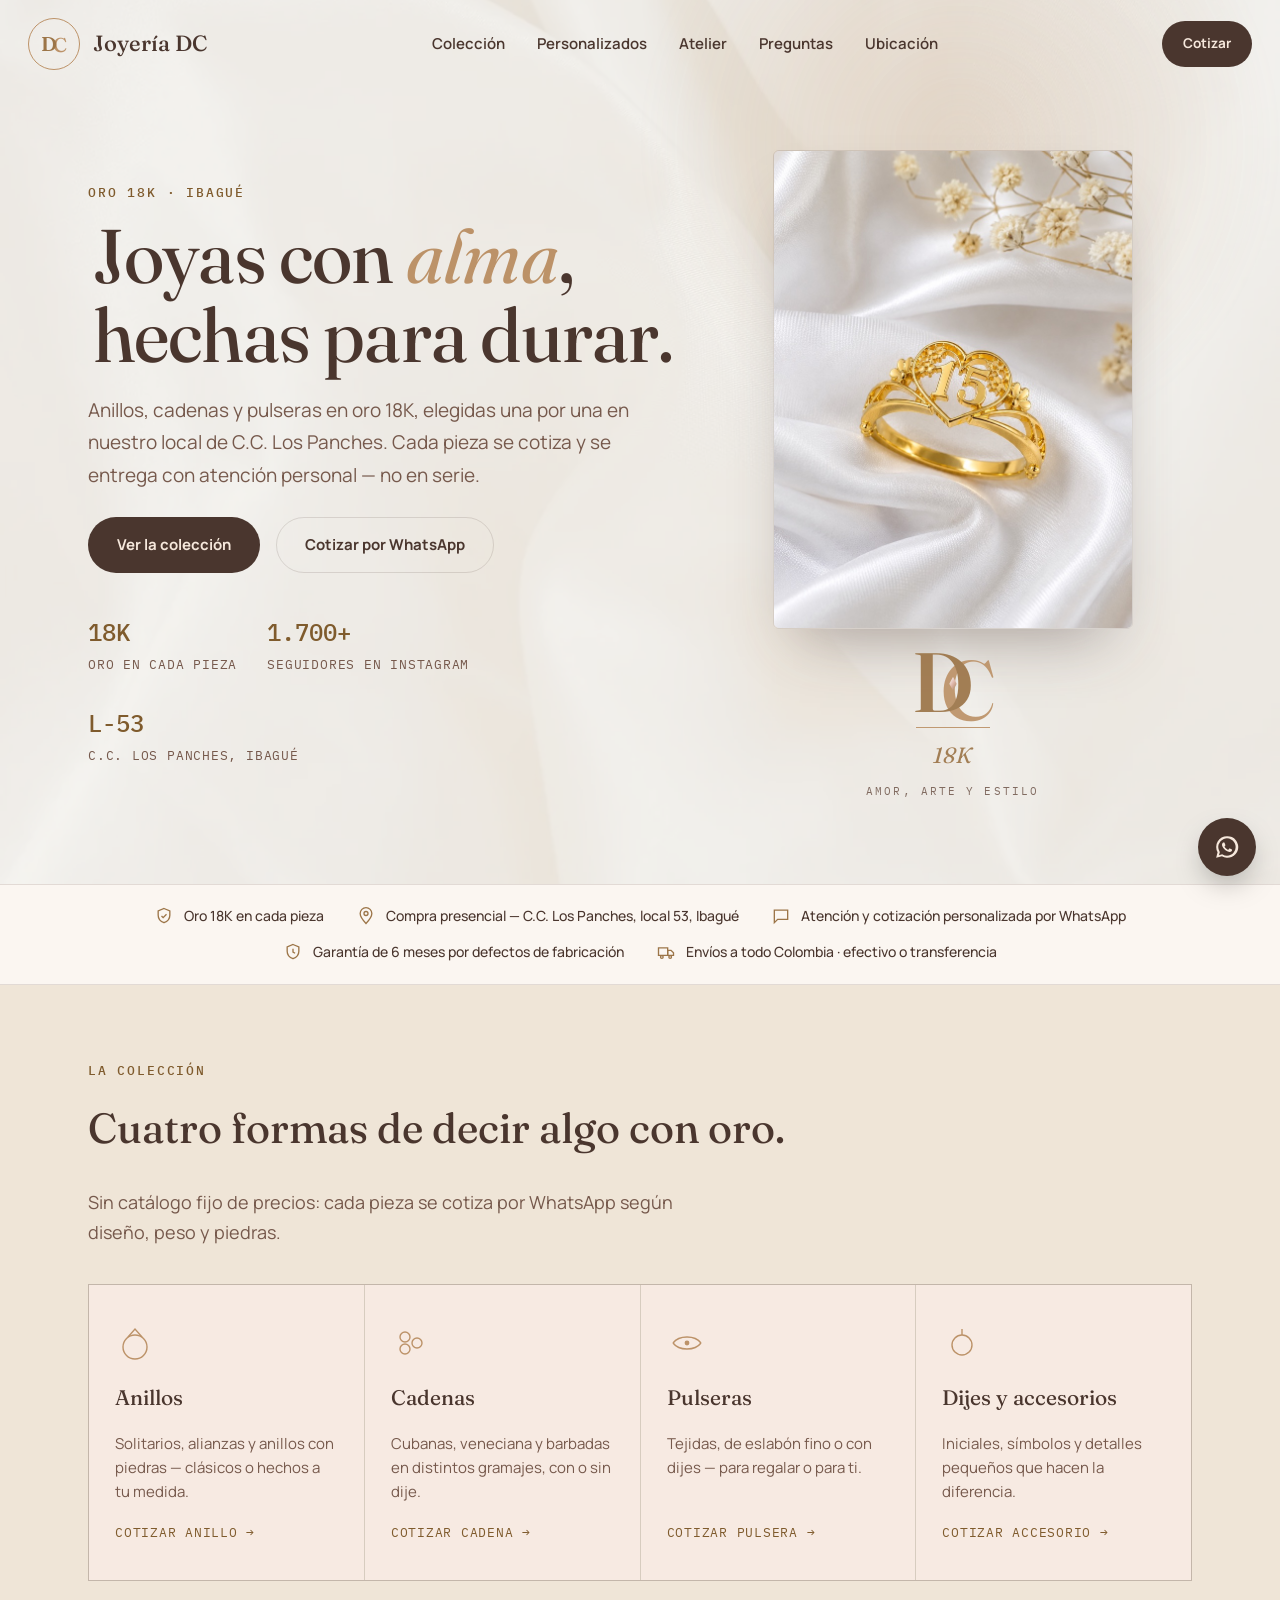
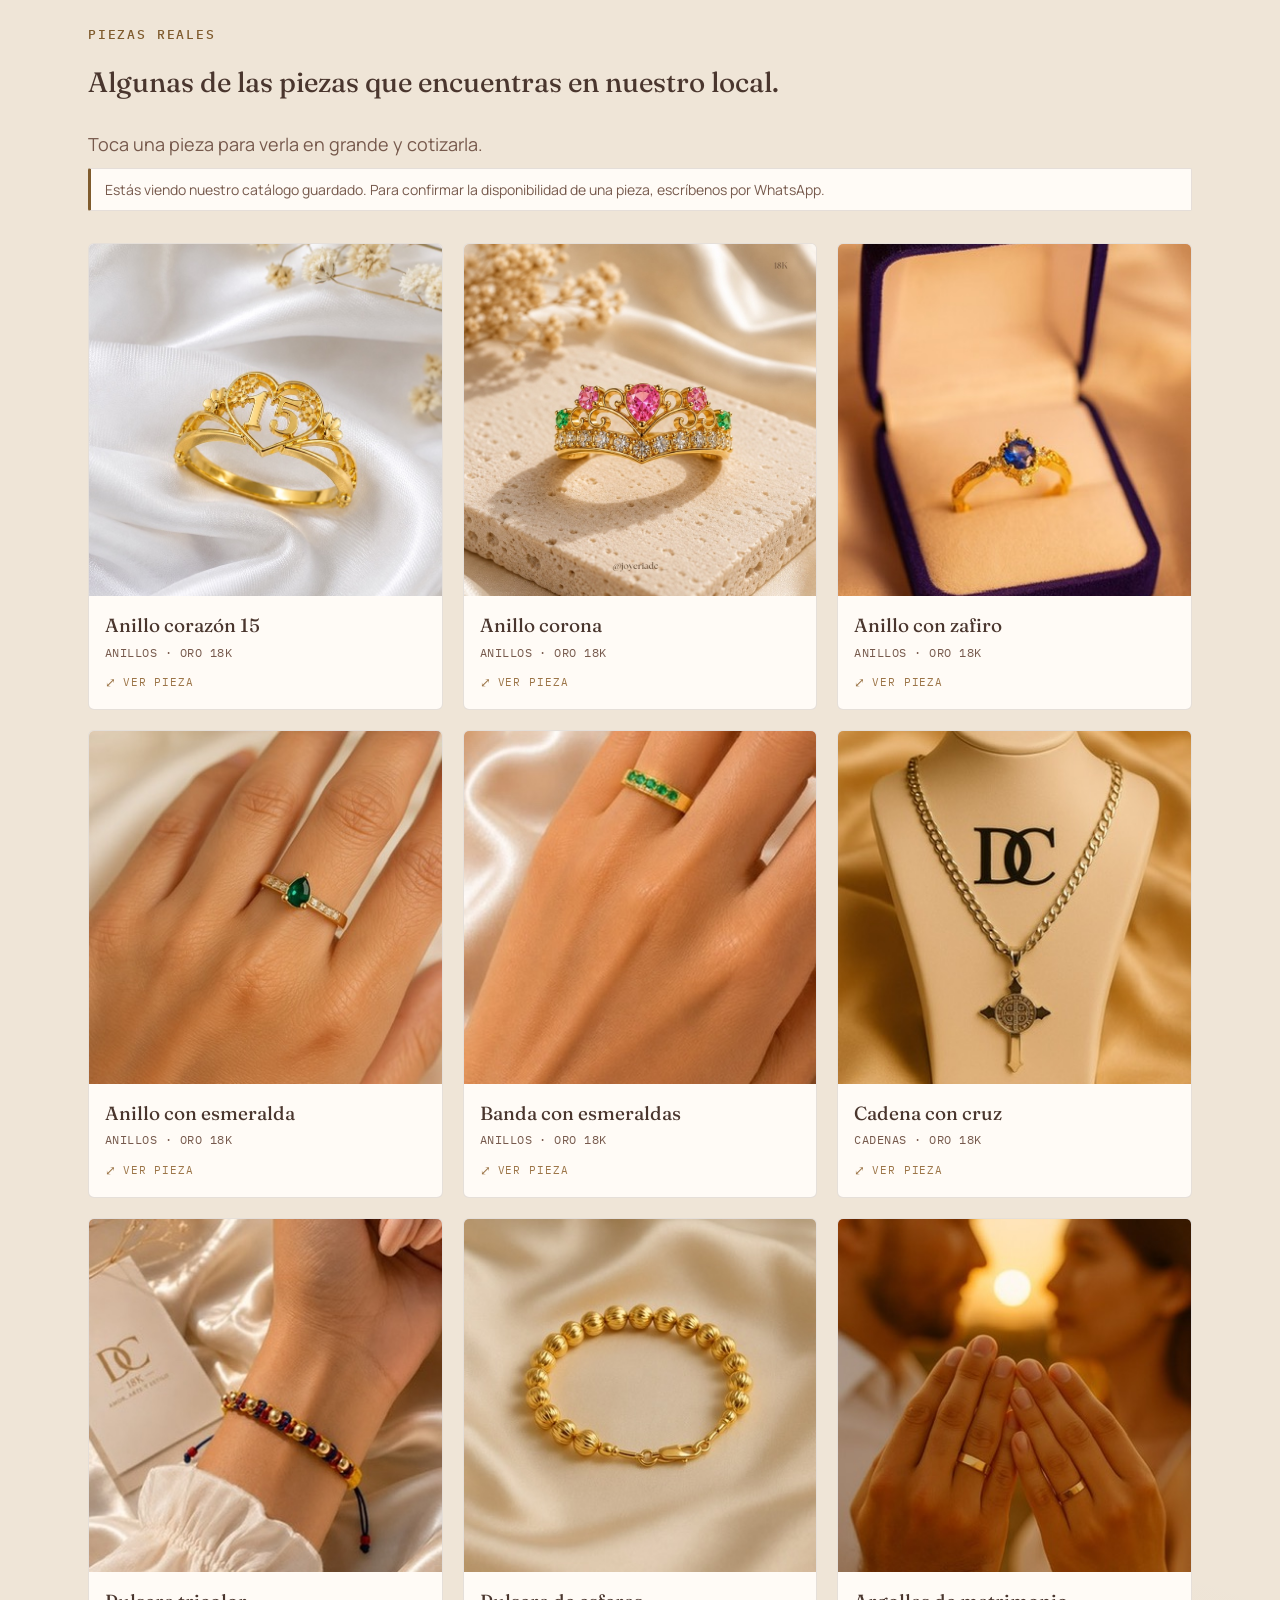
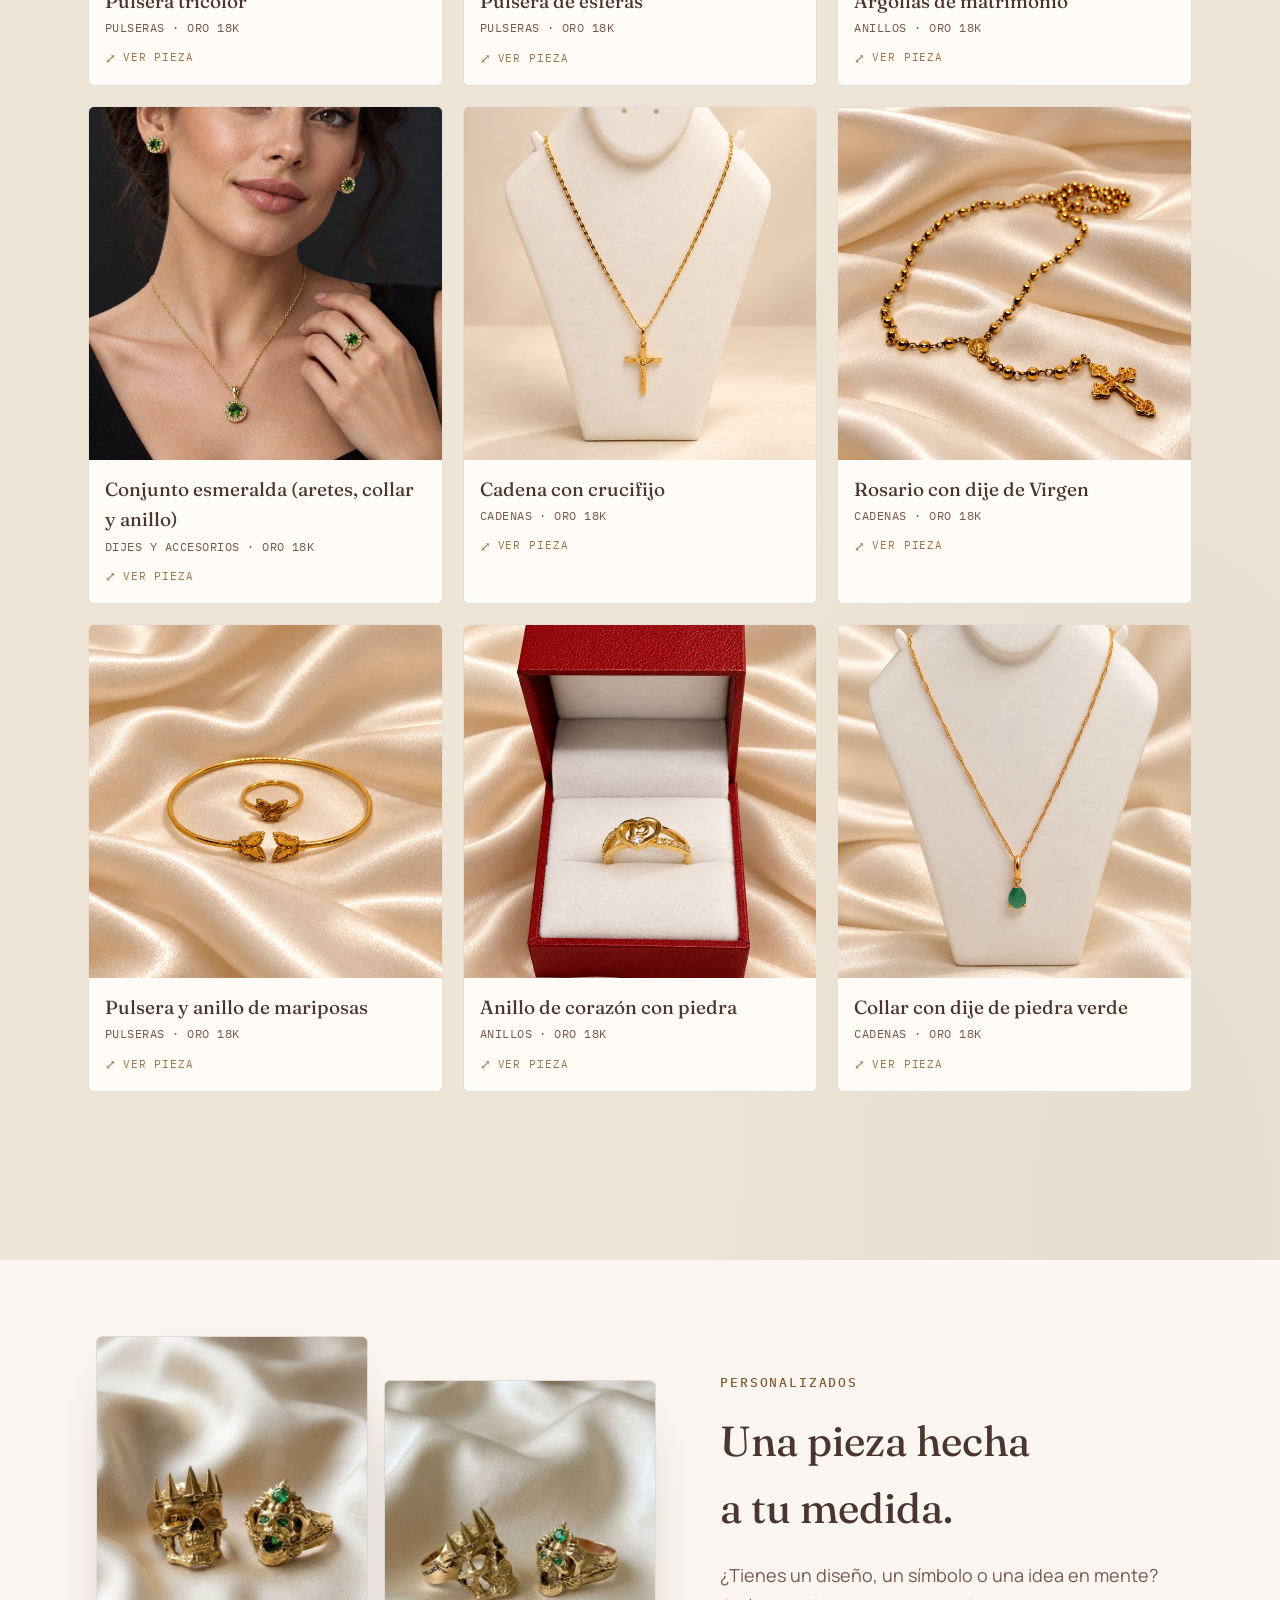
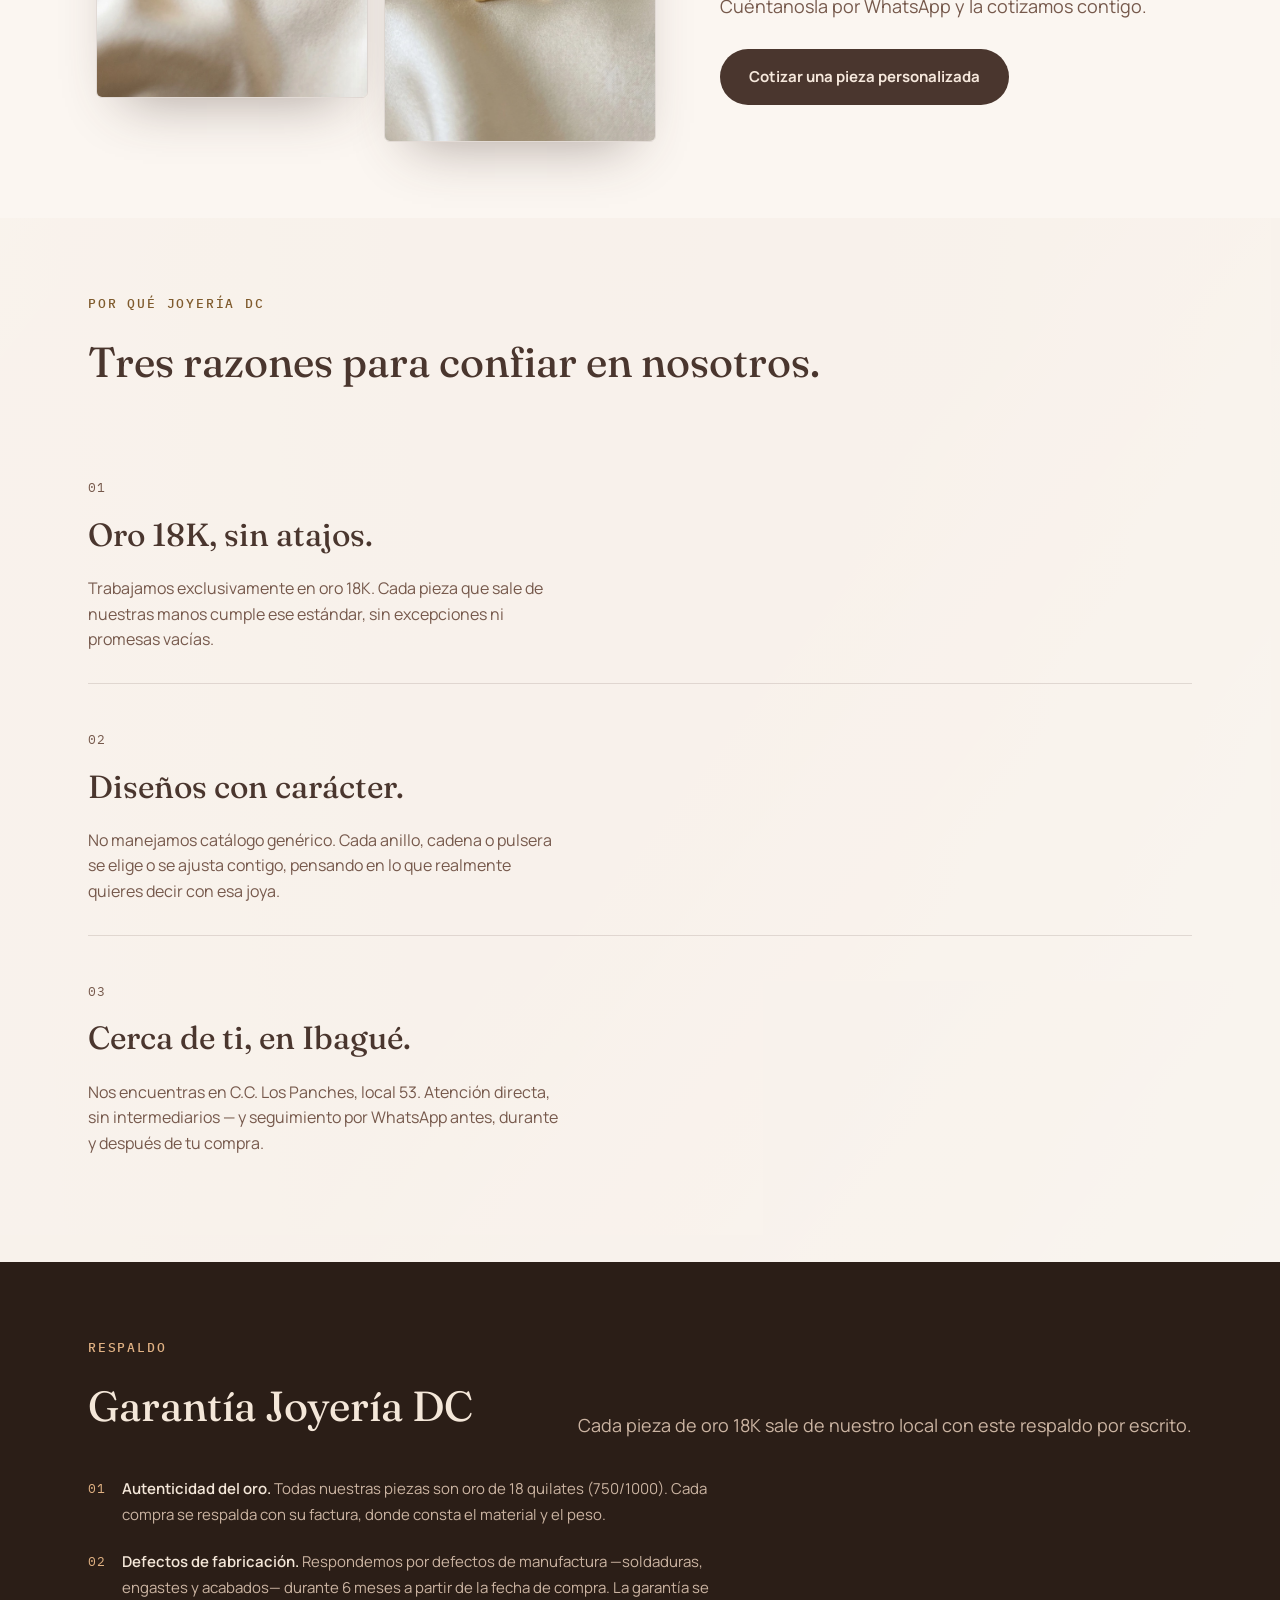
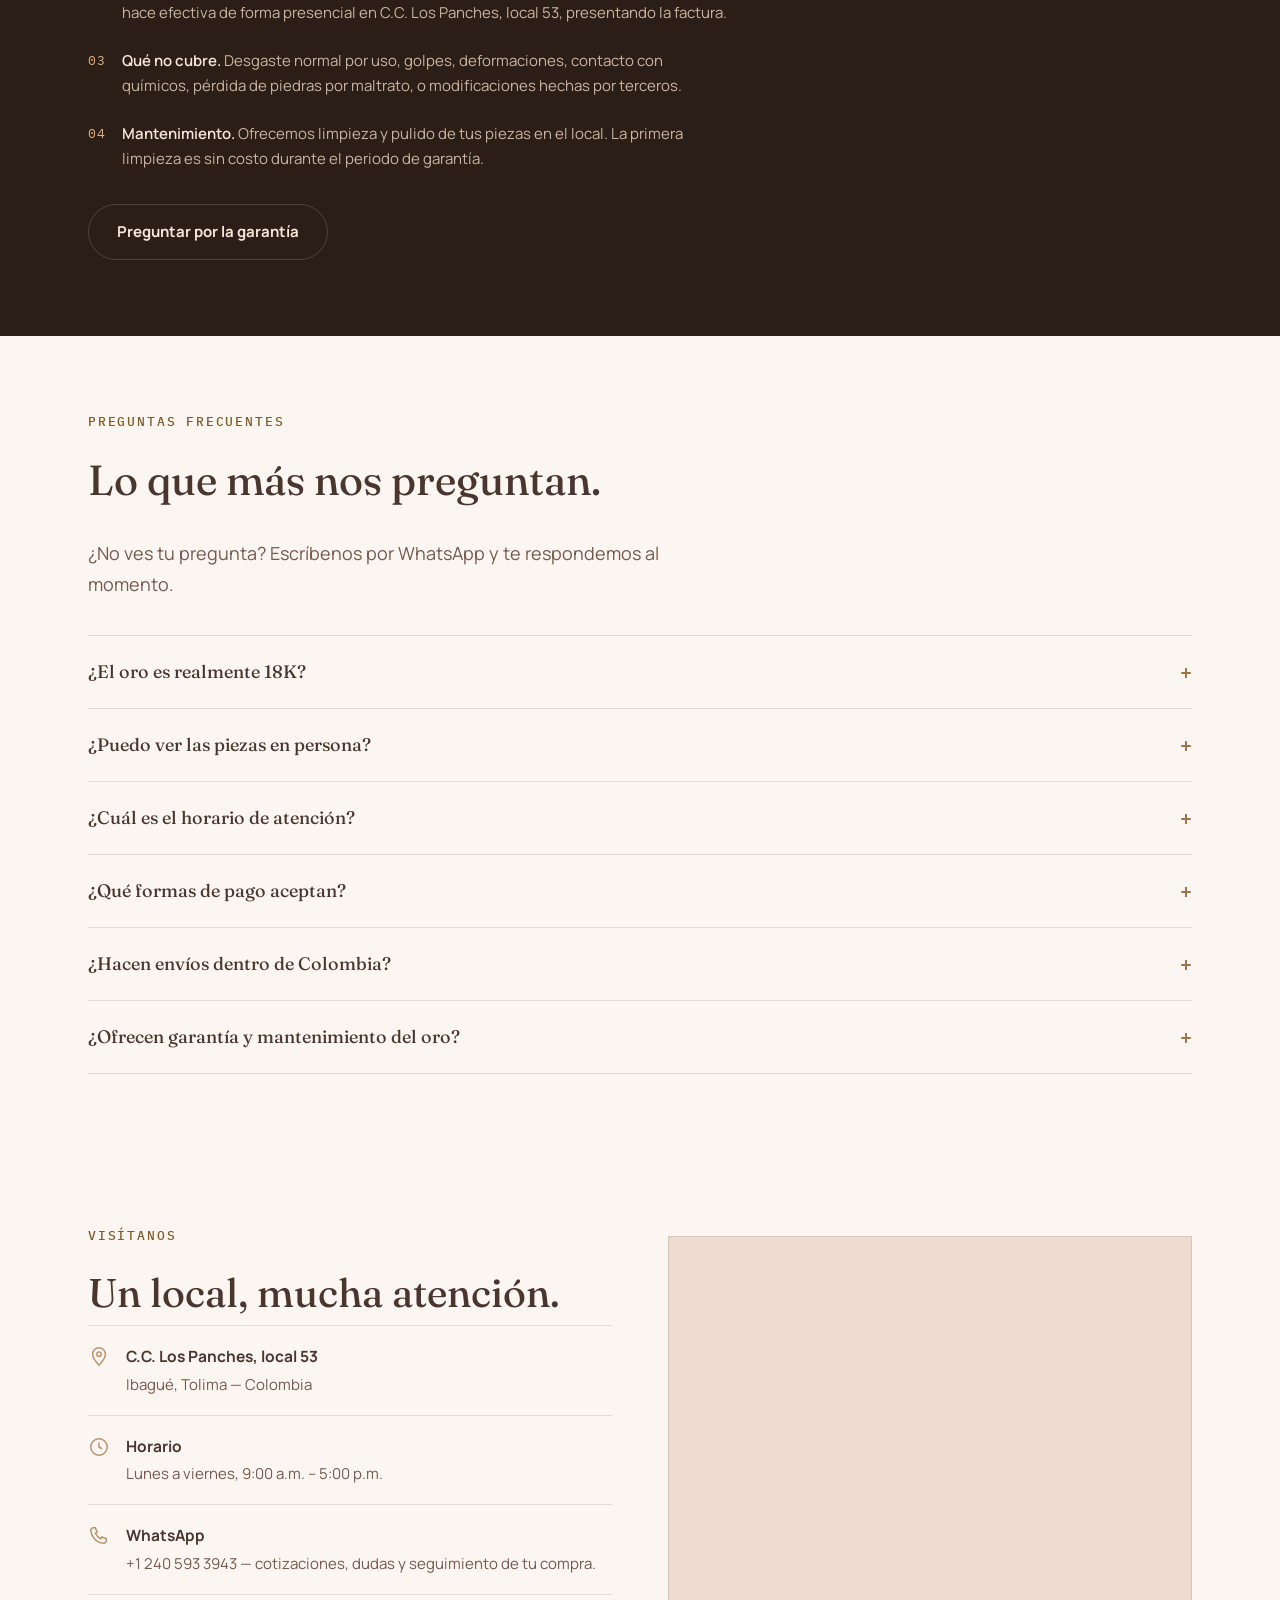
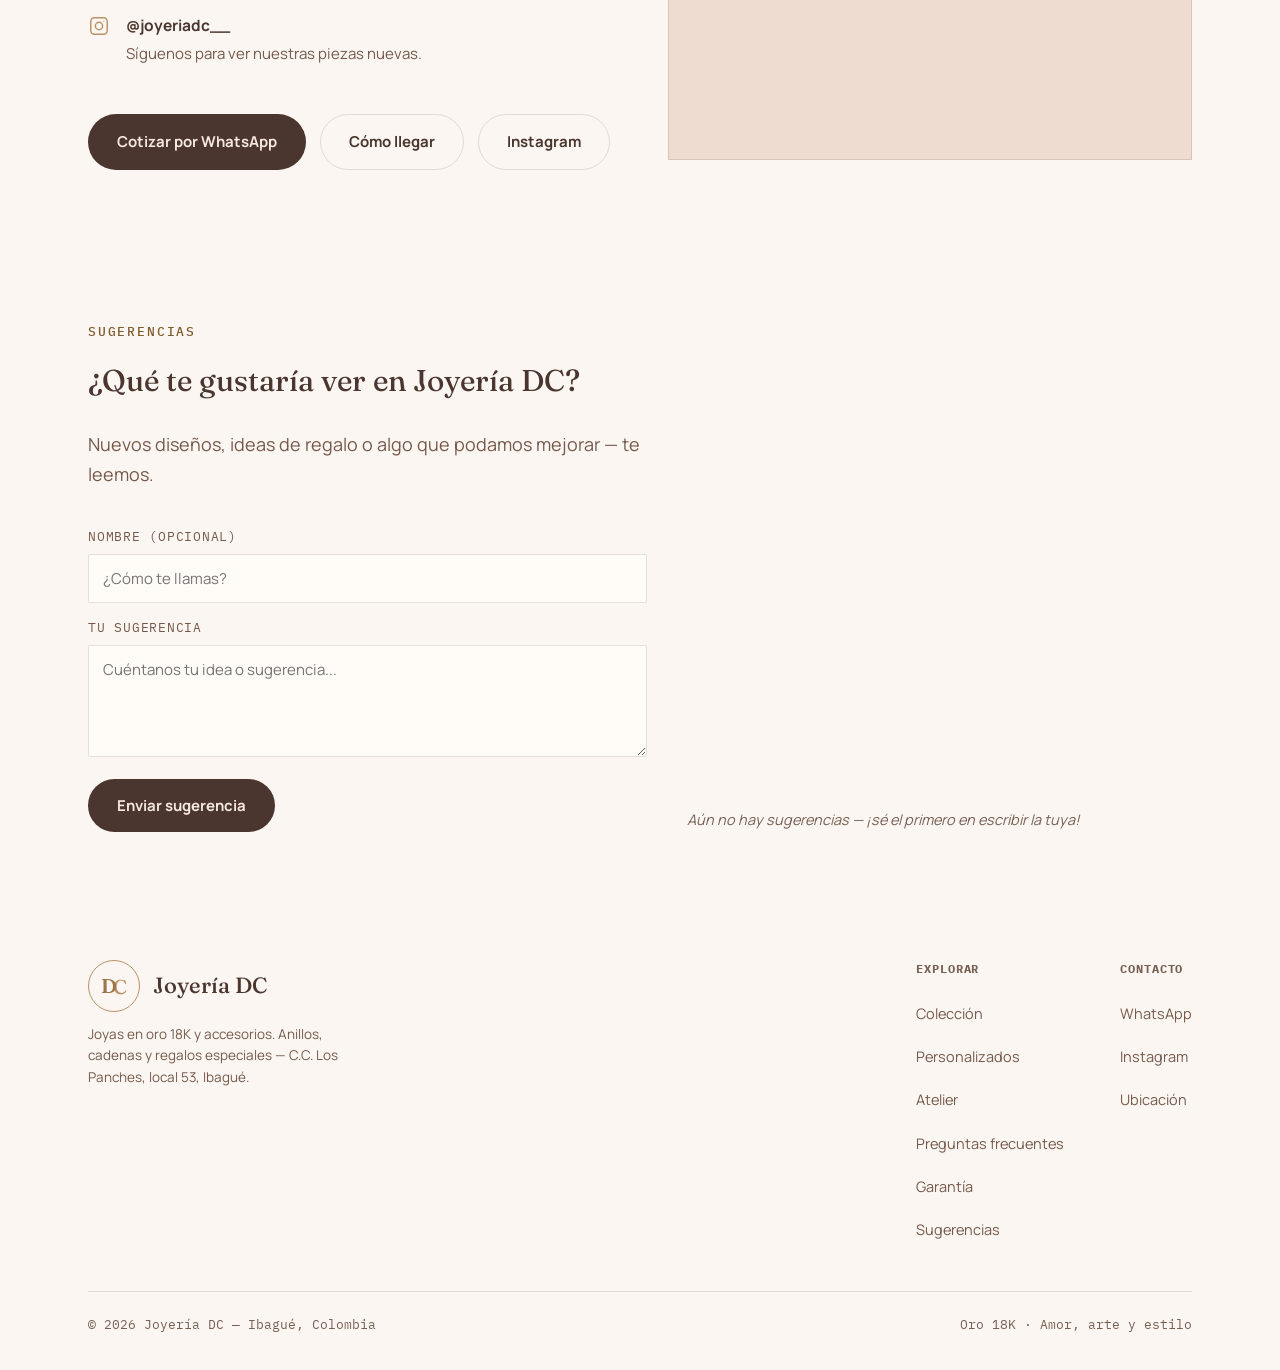
<file: index.html>
<!doctype html>
<html lang="es">
<head>
<meta charset="UTF-8">
<meta name="viewport" content="width=device-width, initial-scale=1">
<title>Joyería DC · Joyas en oro 18K en Ibagué</title>
<meta name="description" content="Anillos, cadenas y pulseras en oro 18K en C.C. Los Panches, Ibagué. Cotiza por WhatsApp, con garantía de 6 meses y envíos a todo Colombia.">
<link rel="icon" href="assets/favicon.svg" type="image/svg+xml">
<link rel="icon" href="assets/favicon-32.png" sizes="32x32" type="image/png">
<link rel="apple-touch-icon" href="assets/apple-touch-icon.png">
<meta name="theme-color" content="#F7EAE2">
<link rel="canonical" href="https://joyeriadc.netlify.app/">
<meta property="og:type" content="website">
<meta property="og:locale" content="es_CO">
<meta property="og:site_name" content="Joyería DC">
<meta property="og:title" content="Joyería DC — Joyas en oro 18K en Ibagué">
<meta property="og:description" content="Anillos, cadenas y pulseras en oro 18K. Cotiza por WhatsApp o visítanos en C.C. Los Panches, local 53, Ibagué.">
<meta property="og:url" content="https://joyeriadc.netlify.app/">
<meta property="og:image" content="https://joyeriadc.netlify.app/assets/og-image.jpg">
<meta property="og:image:width" content="1200">
<meta property="og:image:height" content="630">
<meta property="og:image:alt" content="Joyería DC — anillo de oro 18K con corazón sobre seda marfil">
<meta name="twitter:card" content="summary_large_image">
<link rel="preconnect" href="https://fonts.googleapis.com">
<link rel="preconnect" href="https://fonts.gstatic.com" crossorigin>
<link href="https://fonts.googleapis.com/css2?family=Fraunces:ital,opsz,wght@0,9..144,300;0,9..144,450;0,9..144,600;1,9..144,400;1,9..144,500&family=Manrope:wght@400;500;600;700;800&family=IBM+Plex+Mono:wght@400;500&display=swap" rel="stylesheet">
<link rel="stylesheet" href="assets/styles.css">
<script type="application/ld+json">
{
  "@context": "https://schema.org",
  "@type": "JewelryStore",
  "name": "Joyería DC",
  "description": "Joyas en oro 18K: anillos, cadenas y pulseras. Cotización personalizada por WhatsApp.",
  "url": "https://joyeriadc.netlify.app/",
  "image": "https://joyeriadc.netlify.app/assets/og-image.jpg",
  "telephone": "+12405933943",
  "address": {
    "@type": "PostalAddress",
    "streetAddress": "C.C. Los Panches, local 53",
    "addressLocality": "Ibagué",
    "addressRegion": "Tolima",
    "addressCountry": "CO"
  },
  "geo": { "@type": "GeoCoordinates", "latitude": 4.4418983, "longitude": -75.2378117 },
  "openingHoursSpecification": [{
    "@type": "OpeningHoursSpecification",
    "dayOfWeek": ["Monday", "Tuesday", "Wednesday", "Thursday", "Friday"],
    "opens": "09:00",
    "closes": "17:00"
  }],
  "sameAs": ["https://www.instagram.com/joyeriadc__/"]
}
</script>
<script src="assets/config.js"></script>
<script defer src="assets/vendor/supabase-2.118.0.js"></script>
</head>
<body class="silk">
<div class="page-silk" aria-hidden="true"></div>
<a class="skip-link" href="#main">Saltar al contenido</a>

<nav class="nav" id="siteNav">
  <a class="brand" href="#top">
    <span class="brand-mark"><span class="logo-d">D</span><span class="logo-c">C</span></span>
    <span class="brand-name">Joyería DC</span>
  </a>
  <button class="nav-toggle" id="navToggle" aria-label="Abrir menú" aria-expanded="false" aria-controls="navLinks">
    <svg viewBox="0 0 24 24" fill="none" stroke="currentColor" stroke-width="1.6"><path d="M3 6h18M3 12h18M3 18h18"/></svg>
  </button>
  <ul class="nav-links" id="navLinks">
    <li><a href="#coleccion">Colección</a></li>
    <li><a href="#personalizados">Personalizados</a></li>
    <li><a href="#atelier">Atelier</a></li>
    <li><a href="#faq">Preguntas</a></li>
    <li><a href="#ubicacion">Ubicación</a></li>
  </ul>
  <div class="nav-right">
    <a class="btn btn-fill btn-sm nav-cta wa-link" id="navWa" href="#" data-wa-msg="Hola, quiero cotizar una joya de Joyería DC." data-cotiza="Nav" data-cotiza-origen="nav" target="_blank" rel="noopener">Cotizar</a>
  </div>
</nav>

<main id="main">
  <header class="hero" id="top">
   <div class="hero-inner">
    <div class="hero-copy">
      <p class="eyebrow" data-cs="hero_eyebrow">Oro 18K · Ibagué</p>
      <h1 data-cs="hero_titulo" data-cs-html>Joyas con <em>alma</em>,<br>hechas para durar.</h1>
      <p class="lede" data-cs="hero_lede">Anillos, cadenas y pulseras en oro 18K, elegidas una por una en nuestro local de C.C. Los Panches. Cada pieza se cotiza y se entrega con atención personal — no en serie.</p>
      <div class="hero-actions">
        <a class="btn btn-fill" href="#coleccion">Ver la colección</a>
        <a class="btn btn-ghost wa-link" href="#" data-wa-msg="Hola, quiero conocer más sobre las joyas de Joyería DC." data-cotiza="Hero" data-cotiza-origen="hero" target="_blank" rel="noopener">Cotizar por WhatsApp</a>
      </div>
      <div class="stat-row">
        <div class="stat"><span class="stat-num" data-cs="stat1_num">18K</span><span class="stat-label" data-cs="stat1_label">Oro en cada pieza</span></div>
        <div class="stat"><span class="stat-num" data-cs="stat2_num">1.700+</span><span class="stat-label" data-cs="stat2_label">Seguidores en Instagram</span></div>
        <div class="stat"><span class="stat-num" data-cs="stat3_num">L-53</span><span class="stat-label" data-cs="stat3_label">C.C. Los Panches, Ibagué</span></div>
      </div>
    </div>
    <div class="hero-visual reveal">
      <figure class="hero-photo">
        <img src="assets/hero-joya.jpeg" alt="Anillo de oro 18K con corazón y número 15, sobre seda marfil" width="723" height="1086" fetchpriority="high">
      </figure>
      <div class="logo-lockup logo-lockup--sm" aria-hidden="true">
        <div class="logo-dc">
          <span class="logo-d">D</span><span class="logo-c">C</span>
          <span class="logo-gem" aria-hidden="true"></span>
        </div>
        <div class="logo-rule"></div>
        <div class="logo-18k">18K</div>
        <div class="logo-tagline">Amor, arte y estilo</div>
      </div>
    </div>
   </div>
  </header>

  <section class="trust-strip" aria-label="Garantías de Joyería DC">
    <ul class="trust-list">
      <li class="trust-item">
        <svg viewBox="0 0 24 24" fill="none" stroke="currentColor" stroke-width="1.6" aria-hidden="true"><path d="M12 3l7 3v5c0 4.5-3 7.5-7 9-4-1.5-7-4.5-7-9V6z"/><path d="M9 12l2 2 4-4"/></svg>
        <span data-cs="trust1">Oro 18K en cada pieza</span>
      </li>
      <li class="trust-item">
        <svg viewBox="0 0 24 24" fill="none" stroke="currentColor" stroke-width="1.6" aria-hidden="true"><path d="M12 21s7-7.5 7-12a7 7 0 10-14 0c0 4.5 7 12 7 12z"/><circle cx="12" cy="9" r="2.4"/></svg>
        <span data-cs="trust2">Compra presencial — C.C. Los Panches, local 53, Ibagué</span>
      </li>
      <li class="trust-item">
        <svg viewBox="0 0 24 24" fill="none" stroke="currentColor" stroke-width="1.6" aria-hidden="true"><path d="M4 5h16v11H8l-4 4z"/></svg>
        <span data-cs="trust3">Atención y cotización personalizada por WhatsApp</span>
      </li>
      <li class="trust-item">
        <svg viewBox="0 0 24 24" fill="none" stroke="currentColor" stroke-width="1.6" aria-hidden="true"><path d="M12 3l7 3v5c0 4.5-3 7.5-7 9-4-1.5-7-4.5-7-9V6z"/><path d="M12 8v4l2.5 1.5"/></svg>
        <span data-cs="trust4">Garantía de 6 meses por defectos de fabricación</span>
      </li>
      <li class="trust-item">
        <svg viewBox="0 0 24 24" fill="none" stroke="currentColor" stroke-width="1.6" aria-hidden="true"><path d="M3 7h11v9H3z"/><path d="M14 10h4l3 3v3h-7z"/><circle cx="7" cy="18" r="1.6"/><circle cx="17" cy="18" r="1.6"/></svg>
        <span data-cs="trust5">Envíos a todo Colombia · efectivo o transferencia</span>
      </li>
    </ul>
  </section>

  <section id="coleccion">
    <div class="container">
      <div class="section-head reveal">
        <div>
          <p class="eyebrow">La colección</p>
          <h2 style="font-size:clamp(28px,3.4vw,42px)">Cuatro formas de decir algo con oro.</h2>
        </div>
        <p class="lede">Sin catálogo fijo de precios: cada pieza se cotiza por WhatsApp según diseño, peso y piedras.</p>
      </div>

      <div class="cat-grid reveal" id="catGrid" data-estado="cargando"></div>

      <div class="section-head reveal" style="margin-top:44px; margin-bottom:8px;">
        <div>
          <p class="eyebrow">Piezas reales</p>
          <h3 style="font-family:var(--font-display); font-weight:450; font-size:clamp(22px,2.6vw,28px);">Algunas de las piezas que encuentras en nuestro local.</h3>
        </div>
        <p class="lede">Toca una pieza para verla en grande y cotizarla.</p>
      </div>

      <div class="gallery-grid reveal" id="galleryGrid" data-estado="cargando"></div>

      <div class="gallery-cta-wrap reveal">
        <a class="btn btn-fill wa-link" href="#" data-wa-msg="Hola, quiero cotizar una pieza de la colección de Joyería DC." data-cotiza="Colección" data-cotiza-origen="galeria" target="_blank" rel="noopener">Cotizar por WhatsApp</a>
      </div>
    </div>
  </section>

  <section id="personalizados" class="pers">
    <div class="container">
      <div class="pers-grid">
        <div class="pers-photos reveal">
          <figure class="pers-photo">
            <img src="assets/personalizados.jpeg" alt="Dos anillos de calavera en oro sobre seda marfil: uno con corona de picos y otro con piedras verdes" width="642" height="860" loading="lazy">
          </figure>
          <figure class="pers-photo pers-photo--2">
            <img src="assets/personalizados-2.jpeg" alt="Los mismos dos anillos de perfil: a la izquierda la calavera con corona de picos y a la derecha otra con una esmeralda en la frente y ojos verdes" width="642" height="860" loading="lazy">
          </figure>
        </div>
        <div class="pers-copy reveal">
          <p class="eyebrow">Personalizados</p>
          <h2 style="font-size:clamp(28px,3.4vw,42px)" data-cs="pers_titulo">Una pieza hecha a tu medida.</h2>
          <p class="lede" data-cs="pers_texto">¿Tienes un diseño, un símbolo o una idea en mente? Cuéntanosla por WhatsApp y la cotizamos contigo.</p>
          <div class="pers-actions">
            <a class="btn btn-fill wa-link" href="#" data-wa-msg="Hola, quiero cotizar una pieza personalizada en Joyería DC." data-cotiza="Personalizados" data-cotiza-origen="personalizados" target="_blank" rel="noopener">Cotizar una pieza personalizada</a>
          </div>
        </div>
      </div>
    </div>
  </section>

  <section id="atelier" class="atelier">
    <div class="container">
      <div class="section-head reveal">
        <div>
          <p class="eyebrow">Por qué Joyería DC</p>
          <h2 style="font-size:clamp(28px,3.4vw,42px)" data-cs="atelier_titulo">Tres razones para confiar en nosotros.</h2>
        </div>
      </div>

      <div class="story reveal">
        <div>
          <p class="story-index">01</p>
          <h3 data-cs="atelier1_titulo">Oro 18K, sin atajos.</h3>
          <p data-cs="atelier1_texto">Trabajamos exclusivamente en oro 18K. Cada pieza que sale de nuestras manos cumple ese estándar, sin excepciones ni promesas vacías.</p>
        </div>
      </div>

      <div class="story reveal">
        <div>
          <p class="story-index">02</p>
          <h3 data-cs="atelier2_titulo">Diseños con carácter.</h3>
          <p data-cs="atelier2_texto">No manejamos catálogo genérico. Cada anillo, cadena o pulsera se elige o se ajusta contigo, pensando en lo que realmente quieres decir con esa joya.</p>
        </div>
      </div>

      <div class="story reveal">
        <div>
          <p class="story-index">03</p>
          <h3 data-cs="atelier3_titulo">Cerca de ti, en Ibagué.</h3>
          <p data-cs="atelier3_texto">Nos encuentras en C.C. Los Panches, local 53. Atención directa, sin intermediarios — y seguimiento por WhatsApp antes, durante y después de tu compra.</p>
        </div>
      </div>
    </div>
  </section>

  <section id="garantia" class="garantia">
    <div class="container">
      <div class="section-head reveal">
        <div>
          <p class="eyebrow">Respaldo</p>
          <h2 style="font-size:clamp(28px,3.4vw,42px)" data-cs="garantia_titulo">Garantía Joyería DC</h2>
        </div>
        <p class="lede">Cada pieza de oro 18K sale de nuestro local con este respaldo por escrito.</p>
      </div>

      <ol class="garantia-list reveal">
        <li>
          <span class="garantia-num">01</span>
          <p data-cs="garantia_p1"><strong>Autenticidad del oro.</strong> Todas nuestras piezas son oro de 18 quilates (750/1000). Cada compra se respalda con su factura, donde consta el material y el peso.</p>
        </li>
        <li>
          <span class="garantia-num">02</span>
          <p data-cs="garantia_p2"><strong>Defectos de fabricación.</strong> Respondemos por defectos de manufactura —soldaduras, engastes y acabados— durante 6 meses a partir de la fecha de compra. La garantía se hace efectiva de forma presencial en C.C. Los Panches, local 53, presentando la factura.</p>
        </li>
        <li>
          <span class="garantia-num">03</span>
          <p data-cs="garantia_p3"><strong>Qué no cubre.</strong> Desgaste normal por uso, golpes, deformaciones, contacto con químicos, pérdida de piedras por maltrato, o modificaciones hechas por terceros.</p>
        </li>
        <li>
          <span class="garantia-num">04</span>
          <p data-cs="garantia_p4"><strong>Mantenimiento.</strong> Ofrecemos limpieza y pulido de tus piezas en el local. La primera limpieza es sin costo durante el periodo de garantía.</p>
        </li>
      </ol>

      <a class="btn btn-ghost wa-link garantia-cta" href="#" data-wa-msg="Hola, tengo una consulta sobre la garantía de una pieza de Joyería DC." data-cotiza="Garantía" data-cotiza-origen="garantia" target="_blank" rel="noopener">Preguntar por la garantía</a>
    </div>
  </section>

  <section id="faq" class="faq">
    <div class="container">
      <div class="section-head reveal">
        <div>
          <p class="eyebrow">Preguntas frecuentes</p>
          <h2 style="font-size:clamp(28px,3.4vw,42px)">Lo que más nos preguntan.</h2>
        </div>
        <p class="lede">¿No ves tu pregunta? Escríbenos por WhatsApp y te respondemos al momento.</p>
      </div>

      <div class="faq-list reveal">
        <details class="faq-item">
          <summary>¿El oro es realmente 18K?</summary>
          <div class="faq-answer"><p>Sí. Trabajamos exclusivamente en oro 18K, sin excepciones. Cada pieza que entregamos cumple ese estándar.</p></div>
        </details>
        <details class="faq-item">
          <summary>¿Puedo ver las piezas en persona?</summary>
          <div class="faq-answer"><p>Claro. Estamos en C.C. Los Panches, local 53, en Ibagué. Puedes acercarte a ver y medir las piezas antes de decidir.</p></div>
        </details>
        <details class="faq-item">
          <summary>¿Cuál es el horario de atención?</summary>
          <div class="faq-answer"><p data-cs="faq_horario">Atendemos de lunes a viernes, de 9:00 a.m. a 5:00 p.m., en C.C. Los Panches, local 53, Ibagué.</p></div>
        </details>
        <details class="faq-item">
          <summary>¿Qué formas de pago aceptan?</summary>
          <div class="faq-answer"><p data-cs="faq_pagos">Aceptamos efectivo y transferencia (Nequi, Daviplata o transferencia bancaria). El pago se realiza al confirmar la pieza.</p></div>
        </details>
        <details class="faq-item">
          <summary>¿Hacen envíos dentro de Colombia?</summary>
          <div class="faq-answer"><p data-cs="faq_envios">Sí. Enviamos a todo el país: coordinamos la transportadora, el costo y el tiempo de entrega por WhatsApp según tu ciudad. También puedes recoger tu pieza en el local.</p></div>
        </details>
        <details class="faq-item">
          <summary>¿Ofrecen garantía y mantenimiento del oro?</summary>
          <div class="faq-answer"><p>Sí. Todas las piezas son oro 18K respaldado en la factura, con garantía de 6 meses por defectos de fabricación e incluyen una primera limpieza sin costo. <a href="#garantia">Ver garantía completa</a>.</p></div>
        </details>
      </div>
    </div>
  </section>

  <section id="ubicacion" class="loc">
    <div class="container">
      <div class="loc-grid">
        <div class="reveal">
          <p class="eyebrow">Visítanos</p>
          <h2 style="font-size:clamp(28px,3.4vw,40px)" data-cs="ubic_titulo">Un local, mucha atención.</h2>
          <div class="loc-item">
            <svg class="loc-icon" viewBox="0 0 24 24" fill="none" stroke="currentColor" stroke-width="1.6"><path d="M12 21s7-7.5 7-12a7 7 0 10-14 0c0 4.5 7 12 7 12z"/><circle cx="12" cy="9" r="2.4"/></svg>
            <div>
              <h4 data-cs="ubic_direccion">C.C. Los Panches, local 53</h4>
              <p data-cs="ubic_ciudad">Ibagué, Tolima — Colombia</p>
            </div>
          </div>
          <div class="loc-item">
            <svg class="loc-icon" viewBox="0 0 24 24" fill="none" stroke="currentColor" stroke-width="1.6"><circle cx="12" cy="12" r="9"/><path d="M12 7v5l3.5 2"/></svg>
            <div>
              <h4>Horario</h4>
              <p data-cs="ubic_horario">Lunes a viernes, 9:00 a.m. – 5:00 p.m.</p>
            </div>
          </div>
          <div class="loc-item">
            <svg class="loc-icon" viewBox="0 0 24 24" fill="none" stroke="currentColor" stroke-width="1.6"><path d="M3 5l2-2h3l2 5-2 1a12 12 0 006 6l1-2 5 2v3l-2 2c-8 0-15-7-15-15z"/></svg>
            <div>
              <h4>WhatsApp</h4>
              <p>+1 240 593 3943 — cotizaciones, dudas y seguimiento de tu compra.</p>
            </div>
          </div>
          <div class="loc-item">
            <svg class="loc-icon" viewBox="0 0 24 24" fill="none" stroke="currentColor" stroke-width="1.6"><rect x="3" y="3" width="18" height="18" rx="4"/><circle cx="12" cy="12" r="4"/><circle cx="17.2" cy="6.8" r=".6" fill="currentColor" stroke="none"/></svg>
            <div>
              <h4>@joyeriadc__</h4>
              <p>Síguenos para ver nuestras piezas nuevas.</p>
            </div>
          </div>
          <div class="loc-actions">
            <a class="btn btn-fill wa-link" href="#" data-wa-msg="Hola, quiero visitarlos en C.C. Los Panches, local 53." data-cotiza="Ubicación" data-cotiza-origen="ubicacion" target="_blank" rel="noopener">Cotizar por WhatsApp</a>
            <a id="comoLlegar" class="btn btn-ghost" data-lat="4.4418983" data-lng="-75.2378117" data-place="Centro Comercial Los Panches, Ibagué" href="https://www.google.com/maps/search/?api=1&query=4.4418983,-75.2378117" target="_blank" rel="noopener">Cómo llegar</a>
            <a class="btn btn-ghost" href="https://www.instagram.com/joyeriadc__/" target="_blank" rel="noopener">Instagram</a>
          </div>
        </div>
        <div class="loc-visual reveal">
          <iframe
            src="https://www.google.com/maps?q=Centro+Comercial+Los+Panches,+Ibagu%C3%A9&z=16&output=embed"
            title="Ubicación de Joyería DC en Google Maps"
            loading="lazy"
            referrerpolicy="no-referrer-when-downgrade"
            allowfullscreen></iframe>
        </div>
      </div>
    </div>
  </section>

  <section id="sugerencias" class="sugg-section">
    <div class="container">
      <div class="section-head reveal">
        <div>
          <p class="eyebrow">Sugerencias</p>
          <h2 class="sugg-title" style="font-size:clamp(22px,2.6vw,30px)">¿Qué te gustaría ver en Joyería DC?</h2>
        </div>
        <p class="lede">Nuevos diseños, ideas de regalo o algo que podamos mejorar — te leemos.</p>
      </div>

      <div class="sugg-panel reveal">
        <form class="sugg-form" id="suggForm">
          <div class="field">
            <label for="suggName">Nombre (opcional)</label>
            <input type="text" id="suggName" name="suggName" placeholder="¿Cómo te llamas?" maxlength="40">
          </div>
          <div class="field">
            <label for="suggText">Tu sugerencia</label>
            <textarea id="suggText" name="suggText" rows="4" maxlength="280" placeholder="Cuéntanos tu idea o sugerencia..." required></textarea>
          </div>
          <button type="submit" class="btn btn-fill" style="align-self:flex-start;">Enviar sugerencia</button>
          <p class="sugg-thanks" id="suggThanks" role="status" hidden>¡Gracias! Tu sugerencia se publicará cuando la revisemos.</p>
          <p class="sugg-thanks" id="suggError" role="alert" hidden style="color:#B3261E;">No se pudo enviar tu sugerencia. Intenta de nuevo.</p>
        </form>

        <ul class="sugg-list" id="suggList">
          <li class="sugg-empty" id="suggEmpty">Aún no hay sugerencias — ¡sé el primero en escribir la tuya!</li>
        </ul>
      </div>
    </div>
  </section>
</main>

<footer>
  <div class="container">
    <div class="foot-grid">
      <div class="foot-brand">
        <a class="brand" href="#top">
          <span class="brand-mark"><span class="logo-d">D</span><span class="logo-c">C</span></span>
          <span class="brand-name">Joyería DC</span>
        </a>
        <p data-cs="footer_desc">Joyas en oro 18K y accesorios. Anillos, cadenas y regalos especiales — C.C. Los Panches, local 53, Ibagué.</p>
      </div>
      <div class="foot-cols">
        <div class="foot-col">
          <h5>Explorar</h5>
          <ul>
            <li><a href="#coleccion">Colección</a></li>
            <li><a href="#personalizados">Personalizados</a></li>
            <li><a href="#atelier">Atelier</a></li>
            <li><a href="#faq">Preguntas frecuentes</a></li>
            <li><a href="#garantia">Garantía</a></li>
            <li><a href="#sugerencias">Sugerencias</a></li>
          </ul>
        </div>
        <div class="foot-col">
          <h5>Contacto</h5>
          <ul>
            <li><a class="wa-link" href="#" data-wa-msg="Hola, quiero más información sobre Joyería DC." data-cotiza="Footer" data-cotiza-origen="footer">WhatsApp</a></li>
            <li><a href="https://www.instagram.com/joyeriadc__/" target="_blank" rel="noopener">Instagram</a></li>
            <li><a href="#ubicacion">Ubicación</a></li>
          </ul>
        </div>
      </div>
    </div>
    <div class="foot-bottom">
      <span>© <span id="year"></span> Joyería DC — Ibagué, Colombia</span>
      <span>Oro 18K · Amor, arte y estilo</span>
    </div>
  </div>
</footer>

<a class="fab wa-link" href="#" data-wa-msg="Hola, necesito ayuda / servicio al cliente de Joyería DC." data-cotiza="Servicio al cliente" data-cotiza-origen="fab" target="_blank" rel="noopener" aria-label="Servicio al cliente por WhatsApp">
  <svg viewBox="0 0 24 24" fill="currentColor"><path d="M12 2a10 10 0 00-8.7 14.9L2 22l5.3-1.4A10 10 0 1012 2zm0 18a8 8 0 01-4.1-1.1l-.3-.2-3 .8.8-2.9-.2-.3A8 8 0 1112 20zm4.4-5.9c-.2-.1-1.4-.7-1.6-.8-.2-.1-.4-.1-.5.1-.2.2-.6.8-.8 1-.1.1-.3.2-.5.1-.2-.1-1-.4-1.9-1.2-.7-.6-1.2-1.4-1.3-1.6-.1-.2 0-.4.1-.5.1-.1.2-.3.4-.4.1-.1.2-.3.2-.4.1-.2 0-.3 0-.4-.1-.1-.5-1.3-.7-1.8-.2-.4-.4-.4-.5-.4h-.5c-.2 0-.4.1-.6.3-.2.2-.8.8-.8 1.9s.8 2.2.9 2.4c.1.2 1.6 2.5 3.9 3.5.5.2.9.4 1.3.5.5.2 1 .1 1.4.1.4-.1 1.4-.6 1.6-1.1.2-.5.2-1 .1-1.1-.1-.1-.2-.2-.4-.3z"/></svg>
</a>

<a class="cta-bar wa-link" href="#" data-wa-msg="Hola, quiero cotizar una joya de Joyería DC." data-cotiza="CTA móvil" data-cotiza-origen="cta-movil" target="_blank" rel="noopener">
  <svg viewBox="0 0 24 24" fill="currentColor" aria-hidden="true"><path d="M12 2a10 10 0 00-8.7 14.9L2 22l5.3-1.4A10 10 0 1012 2zm0 18a8 8 0 01-4.1-1.1l-.3-.2-3 .8.8-2.9-.2-.3A8 8 0 1112 20zm4.4-5.9c-.2-.1-1.4-.7-1.6-.8-.2-.1-.4-.1-.5.1-.2.2-.6.8-.8 1-.1.1-.3.2-.5.1-.2-.1-1-.4-1.9-1.2-.7-.6-1.2-1.4-1.3-1.6-.1-.2 0-.4.1-.5.1-.1.2-.3.4-.4.1-.1.2-.3.2-.4.1-.2 0-.3 0-.4-.1-.1-.5-1.3-.7-1.8-.2-.4-.4-.4-.5-.4h-.5c-.2 0-.4.1-.6.3-.2.2-.8.8-.8 1.9s.8 2.2.9 2.4c.1.2 1.6 2.5 3.9 3.5.5.2.9.4 1.3.5.5.2 1 .1 1.4.1.4-.1 1.4-.6 1.6-1.1.2-.5.2-1 .1-1.1-.1-.1-.2-.2-.4-.3z"/></svg>
  <span>Cotizar por WhatsApp</span>
</a>

<div class="pieza-modal" id="piezaModal" hidden>
  <div class="pieza-modal__overlay" data-close></div>
  <div class="pieza-modal__panel" role="dialog" aria-modal="true" aria-labelledby="piezaModalName">
    <button class="pieza-modal__close" id="piezaModalClose" type="button" aria-label="Cerrar">
      <svg viewBox="0 0 24 24" fill="none" stroke="currentColor" stroke-width="1.8" aria-hidden="true"><path d="M6 6l12 12M18 6L6 18"/></svg>
    </button>
    <div class="pieza-modal__media is-empty" id="piezaModalMedia"></div>
    <div class="pieza-modal__body">
      <p class="pieza-modal__meta" id="piezaModalMeta"></p>
      <h3 class="pieza-modal__name" id="piezaModalName"></h3>
      <p class="pieza-modal__stock" id="piezaModalStock"></p>
      <p class="pieza-modal__desc" id="piezaModalDesc" hidden></p>
      <a class="btn btn-fill wa-link" id="piezaModalCta" href="#" data-cotiza-origen="galeria-modal" target="_blank" rel="noopener">Cotizar esta pieza</a>
    </div>
  </div>
</div>

<script type="module" src="assets/main.js"></script>
</body>
</html>
</file>
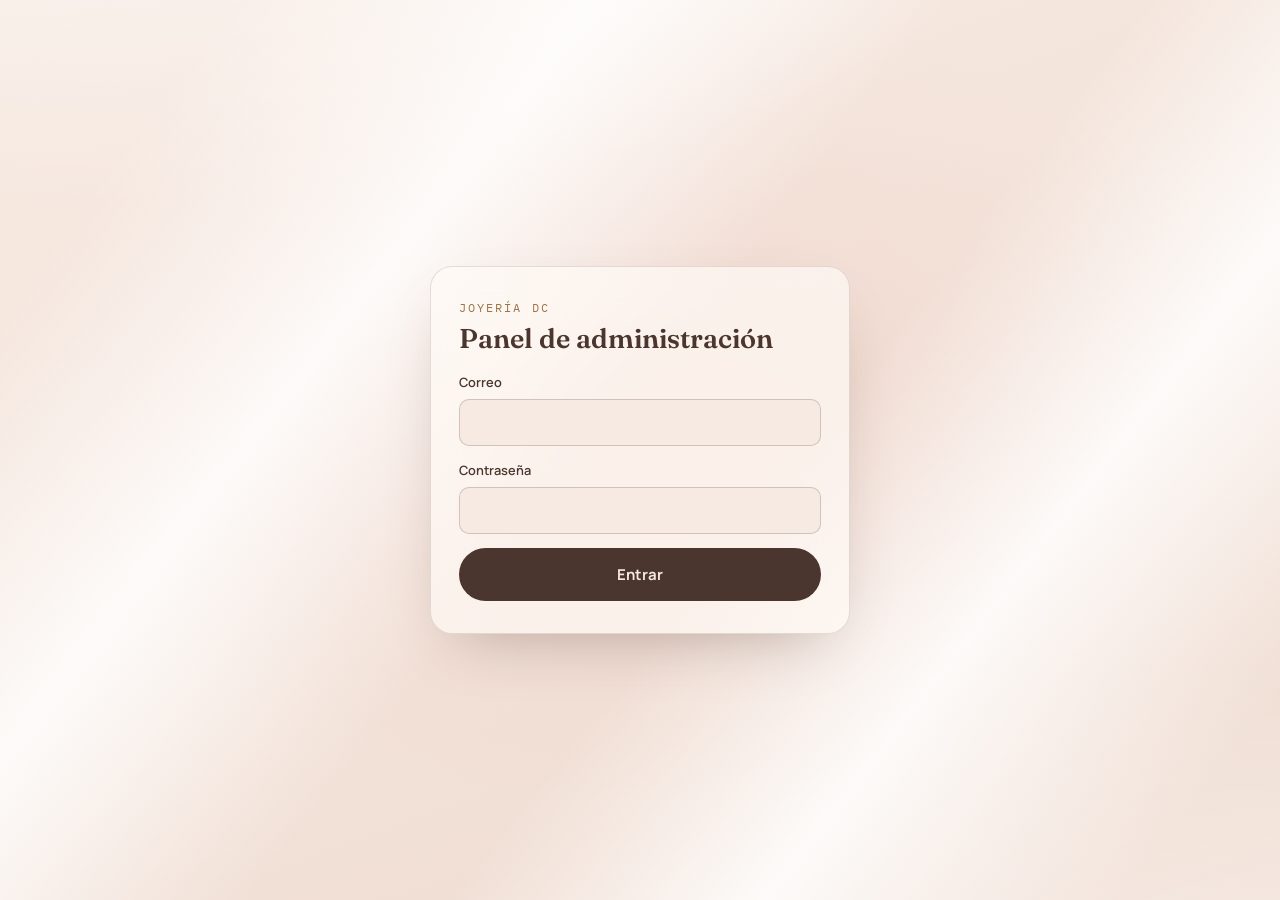
<file: admin/index.html>
<!doctype html>
<html lang="es">
<head>
<meta charset="UTF-8">
<meta name="viewport" content="width=device-width, initial-scale=1">
<title>Joyería DC · Panel</title>
<meta name="robots" content="noindex, nofollow">
<link rel="preconnect" href="https://fonts.googleapis.com">
<link rel="preconnect" href="https://fonts.gstatic.com" crossorigin>
<link href="https://fonts.googleapis.com/css2?family=Fraunces:ital,opsz,wght@0,9..144,300;0,9..144,450;0,9..144,600;1,9..144,400&family=Manrope:wght@400;500;600;700&family=IBM+Plex+Mono:wght@400;500&display=swap" rel="stylesheet">
<link rel="icon" href="../assets/favicon.svg" type="image/svg+xml">
<link rel="stylesheet" href="../assets/styles.css">
<link rel="stylesheet" href="admin.css">
<script src="../assets/config.js"></script>
<script defer src="../assets/vendor/supabase-2.118.0.js"></script>
</head>
<body class="silk admin-body">

  <!-- Cargando -->
  <section id="loadingView" class="admin-shell"><div class="admin-card"><p class="admin-mono">Cargando…</p></div></section>

  <!-- Login -->
  <section id="loginView" class="admin-shell" hidden>
    <div class="admin-card">
      <p class="admin-eyebrow">Joyería DC</p>
      <h1 class="admin-title">Panel de administración</h1>
      <form id="loginForm" class="admin-form" autocomplete="on">
        <label class="admin-field"><span>Correo</span>
          <input type="email" id="email" name="email" required autocomplete="username"></label>
        <label class="admin-field"><span>Contraseña</span>
          <input type="password" id="password" name="password" required autocomplete="current-password"></label>
        <button type="submit" id="loginBtn" class="btn btn-fill">Entrar</button>
        <p id="loginError" class="admin-error" role="alert" hidden></p>
      </form>
    </div>
  </section>

  <!-- Panel -->
  <div id="panelView" hidden>
    <header class="admin-topbar">
      <div class="admin-brand">Joyería DC · Panel</div>
      <nav class="admin-nav">
        <button class="admin-tab is-active" data-tab="piezas">Piezas</button>
        <button class="admin-tab" data-tab="categorias">Categorías</button>
        <button class="admin-tab" data-tab="sugerencias">Sugerencias</button>
        <button class="admin-tab" data-tab="cotizaciones">Cotizaciones</button>
        <button class="admin-tab" data-tab="visitas">Visitas</button>
        <button class="admin-tab" data-tab="textos">Textos</button>
      </nav>
      <div class="admin-user">
        <span id="whoami" class="admin-mono"></span>
        <button id="logoutBtn" class="btn btn-ghost btn-sm">Salir</button>
      </div>
    </header>

    <main class="admin-main">
      <div id="globalMsg" class="admin-toast" hidden></div>

      <section id="tab-piezas" class="admin-tabpane">
        <div class="admin-pane-head">
          <h2>Piezas</h2>
          <div class="admin-pane-actions">
            <button id="importFotosBtn" class="btn btn-ghost btn-sm" hidden>Importar fotos iniciales</button>
            <button id="nuevaPiezaBtn" class="btn btn-fill btn-sm">Nueva pieza</button>
          </div>
        </div>
        <div id="piezasList" class="admin-list"></div>
      </section>

      <section id="tab-categorias" class="admin-tabpane" hidden>
        <div class="admin-pane-head">
          <h2>Categorías</h2>
          <button id="nuevaCatBtn" class="btn btn-fill btn-sm">Nueva categoría</button>
        </div>
        <div id="catList" class="admin-list"></div>
      </section>

      <section id="tab-sugerencias" class="admin-tabpane" hidden>
        <div class="admin-pane-head"><h2>Sugerencias</h2></div>
        <h3 class="admin-sub">Sugerencias recibidas</h3>
        <div id="sugList" class="admin-list"></div>
      </section>

      <section id="tab-cotizaciones" class="admin-tabpane" hidden>
        <div class="admin-pane-head"><h2>Cotizaciones</h2></div>
        <div id="cotizResumen" class="admin-resumen">
          <div><strong id="cotizTotal">—</strong><span>clics en total</span></div>
          <div><strong id="cotiz30">—</strong><span>últimos 30 días</span></div>
        </div>
        <h3 class="admin-sub">Piezas / secciones más cotizadas</h3>
        <div id="cotizRanking" class="admin-list"></div>
        <h3 class="admin-sub">Últimos clics</h3>
        <div id="cotizLog" class="admin-list"></div>
      </section>

      <section id="tab-visitas" class="admin-tabpane" hidden>
        <div class="admin-pane-head"><h2>Visitas</h2></div>
        <div id="visitasResumen" class="admin-resumen">
          <div><strong id="visitasHoy">—</strong><span>hoy</span></div>
          <div><strong id="visitas30">—</strong><span>últimos 30 días</span></div>
        </div>
        <h3 class="admin-sub">Por día (últimos 30)</h3>
        <div id="visitasPorDia" class="admin-list"></div>
        <h3 class="admin-sub">Por fuente</h3>
        <div id="visitasPorFuente" class="admin-list"></div>
        <h3 class="admin-sub">Por dispositivo</h3>
        <div id="visitasPorDispositivo" class="admin-list"></div>
        <h3 class="admin-sub">Por país</h3>
        <div id="visitasPorPais" class="admin-list"></div>
      </section>

      <section id="tab-textos" class="admin-tabpane" hidden>
        <div class="admin-pane-head">
          <h2>Textos del sitio</h2>
          <button id="guardarTextosBtn" class="btn btn-fill btn-sm">Guardar cambios</button>
        </div>
        <form id="textosForm" class="admin-textos"></form>
      </section>
    </main>
  </div>

  <!-- Modal genérico -->
  <div id="modal" class="admin-modal" hidden>
    <div class="admin-modal-box">
      <div class="admin-modal-head">
        <h3 id="modalTitle">—</h3>
        <button id="modalClose" class="admin-x" aria-label="Cerrar">×</button>
      </div>
      <form id="modalForm" class="admin-form"></form>
    </div>
  </div>

  <script type="module" src="admin.js"></script>
</body>
</html>
</file>
<file: assets/styles.css>
/* ---------- tokens ---------- */
  :root{
    --bg:#F7EAE2;
    --bg-alt:#EFDCD1;
    --surface:#FFFBF6;
    --surface-glass:rgba(255,251,246,.68);
    --border:rgba(74,54,46,.14);
    --ink:#4A362E;
    --ink-soft:#76594C;
    --muted:#786055;
    --gold:#BC9268;
    --gold-strong:#9C7548;
    --gold-text:#7F5B2D;
    --gold-glow:rgba(188,146,104,.24);
    --rose:#DDB1A5;
    --btn-fill-bg:#4A362E;
    --btn-fill-fg:#F6E8DC;
    --silk-hi:rgba(255,255,255,.5);
    --silk-sheen:rgba(255,255,255,.85);
    --silk-blush:rgba(224,153,142,.14);
    --silk-photo-ivory:rgba(255,251,246,.76);
    --map-tint:rgba(255,251,246,.30);
    --emerald-veil:rgba(31,77,61,.05);
    --photo-map:url("[data-uri]");
    --photo-ivory:url("[data-uri]");

    --font-display:"Fraunces", "Iowan Old Style", "Palatino Linotype", serif;
    --font-body:"Manrope", "Segoe UI", system-ui, sans-serif;
    --font-mono:"IBM Plex Mono", ui-monospace, "SF Mono", monospace;

    --container:1160px;
    --radius:2px;
    --radius-lg:6px;
  }
  @media (prefers-color-scheme: dark){
    :root:not([data-theme="light"]){
      --bg:#2C201C;
      --bg-alt:#382723;
      --surface:#3E2B26;
      --surface-glass:rgba(44,32,28,.62);
      --border:rgba(233,196,177,.16);
      --ink:#F5E5D9;
      --ink-soft:#DDC3B3;
      --muted:#B99A8A;
      --gold:#E4BA8C;
      --gold-strong:#F1CDA2;
      --gold-text:#E4BA8C;
      --gold-glow:rgba(228,186,140,.28);
      --rose:#C9948A;
      --btn-fill-bg:#E4BA8C;
      --btn-fill-fg:#2C201C;
      --silk-hi:rgba(255,236,220,.08);
      --silk-sheen:rgba(255,236,220,.16);
      --silk-blush:rgba(150,80,70,.12);
      --silk-photo-ivory:rgba(62,43,38,.74);
      --map-tint:rgba(44,32,28,.58);
      --emerald-veil:rgba(76,169,138,.07);
    }
  }
  :root[data-theme="dark"]{
    --bg:#2C201C;
    --bg-alt:#382723;
    --surface:#3E2B26;
    --surface-glass:rgba(44,32,28,.62);
    --border:rgba(233,196,177,.16);
    --ink:#F5E5D9;
    --ink-soft:#DDC3B3;
    --muted:#B99A8A;
    --gold:#E4BA8C;
    --gold-strong:#F1CDA2;
      --gold-text:#E4BA8C;
    --gold-glow:rgba(228,186,140,.28);
    --rose:#C9948A;
    --btn-fill-bg:#E4BA8C;
    --btn-fill-fg:#2C201C;
    --silk-hi:rgba(255,236,220,.08);
    --silk-sheen:rgba(255,236,220,.16);
    --silk-blush:rgba(150,80,70,.12);
    --silk-photo-ivory:rgba(62,43,38,.74);
    --map-tint:rgba(44,32,28,.58);
    --emerald-veil:rgba(76,169,138,.07);
  }

  *{box-sizing:border-box;}
  html{scroll-behavior:smooth;}
  @media (prefers-reduced-motion: reduce){
    html{scroll-behavior:auto;}
    *{animation-duration:.001ms !important; animation-iteration-count:1 !important; transition-duration:.001ms !important;}
  }
  body{
    margin:0;
    background:var(--bg);
    color:var(--ink);
    font-family:var(--font-body);
    font-size:16px;
    line-height:1.6;
    -webkit-font-smoothing:antialiased;
  }
  .silk{
    background-color:var(--bg);
    background-image:
      linear-gradient(128deg, transparent 12%, var(--silk-sheen) 30%, transparent 48%),
      linear-gradient(128deg, transparent 58%, var(--silk-sheen) 74%, transparent 92%),
      radial-gradient(130% 70% at 12% -15%, var(--silk-hi), transparent 55%),
      radial-gradient(100% 70% at 105% 115%, var(--silk-hi), transparent 60%),
      radial-gradient(75% 65% at 50% 45%, var(--silk-blush), transparent 68%),
      linear-gradient(160deg, var(--bg) 0%, var(--bg-alt) 100%);
  }

  /* Fondo de seda: UN solo elemento fijo detrás de todo. A diferencia de
     background-attachment:fixed (que iOS Safari ignora), position:fixed sobre
     un elemento real SÍ funciona en iPhone → la seda es una tela continua en
     todos los navegadores, sin costuras entre secciones. Cada sección solo
     lleva el tinte translúcido (--silk-photo-ivory) y deja ver esta capa. */
  .page-silk{
    position:fixed; inset:0; z-index:0; pointer-events:none;
    background-color:var(--surface);   /* fallback sólido si la foto no carga */
    background-image:var(--photo-ivory);
    background-size:cover;
    background-position:center;
    background-repeat:no-repeat;
  }
  main, footer{ position:relative; z-index:1; }
  .silk-alt{
    background-color:var(--bg-alt);
    background-image:
      linear-gradient(128deg, transparent 12%, var(--silk-sheen) 30%, transparent 48%),
      linear-gradient(128deg, transparent 58%, var(--silk-sheen) 74%, transparent 92%),
      radial-gradient(130% 70% at 88% -15%, var(--silk-hi), transparent 55%),
      radial-gradient(100% 70% at -5% 115%, var(--silk-hi), transparent 60%),
      radial-gradient(75% 65% at 50% 45%, var(--silk-blush), transparent 68%),
      linear-gradient(160deg, var(--bg-alt) 0%, var(--bg) 100%);
  }
  img,svg{display:block; max-width:100%;}
  a{color:inherit;}
  .container{max-width:var(--container); margin:0 auto; padding:0 28px;}
  section{padding:112px 0;}
  @media (max-width:720px){ section{padding:76px 0;} .container{padding:0 20px;} }

  h1,h2,h3{font-family:var(--font-display); font-weight:450; text-wrap:balance; margin:0;}
  .eyebrow{
    font-family:var(--font-mono); font-size:12px; letter-spacing:.14em; text-transform:uppercase;
    color:var(--gold-text); font-weight:500; margin:0 0 14px;
  }
  p{margin:0;}
  .lede{color:var(--ink-soft); font-size:18px; line-height:1.7; max-width:56ch;}

  .skip-link{
    position:absolute; left:-999px; top:0; background:var(--ink); color:var(--bg);
    padding:12px 18px; z-index:200; font-family:var(--font-body);
  }
  .skip-link:focus{left:12px; top:12px;}

  :focus-visible{outline:2px solid var(--gold); outline-offset:3px;}

  /* ---------- buttons ---------- */
  .btn{
    display:inline-flex; align-items:center; justify-content:center; gap:8px;
    font-family:var(--font-body); font-weight:700; font-size:15px;
    padding:15px 28px; border-radius:999px; border:1px solid transparent;
    text-decoration:none; cursor:pointer; white-space:nowrap;
    transition:transform .18s ease, box-shadow .18s ease, background .18s ease, border-color .18s ease;
  }
  .btn:active{transform:scale(.97);}
  .btn-fill{background:var(--btn-fill-bg); color:var(--btn-fill-fg);}
  .btn-fill:hover{box-shadow:0 10px 28px -10px var(--gold-glow);}
  .btn-ghost{background:transparent; color:var(--ink); border-color:var(--border);}
  .btn-ghost:hover{border-color:var(--gold); color:var(--gold);}
  .btn-sm{padding:11px 20px; font-size:13.5px;}

  /* ---------- nav ---------- */
  .nav{
    position:fixed; top:0; left:0; right:0; z-index:100;
    display:flex; align-items:center; justify-content:space-between;
    padding:18px 28px; background:transparent;
    border-bottom:1px solid transparent;
    transition:background .3s ease, border-color .3s ease, padding .3s ease;
  }
  .nav.is-scrolled{
    background:var(--surface-glass); backdrop-filter:blur(18px); -webkit-backdrop-filter:blur(18px);
    border-bottom-color:var(--border); padding:12px 28px;
  }
  .brand{display:flex; align-items:center; gap:13px; text-decoration:none; color:var(--ink);}
  /* Monograma DC entrelazado (ver logo de referencia): la C se solapa hondo con
     la D y cae un poco, como dos aros enlazados; ambas en tonos oro rosa. */
  .brand-mark{
    position:relative;
    width:52px; height:52px; border-radius:50%; border:1.5px solid var(--gold);
    display:flex; align-items:center; justify-content:center;
    font-family:var(--font-display); font-weight:600; font-size:20px; letter-spacing:-.01em;
    color:var(--gold-strong);
  }
  .brand-mark .logo-d{position:relative; z-index:2;}
  .brand-mark .logo-c{
    position:relative; z-index:1; margin-left:-.2em; transform:translateY(.04em);
    font-weight:500; color:var(--gold);
  }
  .brand-name{font-family:var(--font-display); font-size:22px; font-weight:500;}
  @media (max-width:720px){ .brand-mark{width:44px; height:44px; font-size:16px;} .brand-name{font-size:19px;} }
  .nav-links{display:flex; align-items:center; gap:32px; list-style:none; margin:0; padding:0;}
  .nav-links a{
    font-size:14px; font-weight:600; text-decoration:none; color:var(--ink-soft);
    transition:color .18s ease;
  }
  .nav-links a:hover{color:var(--gold);}
  .nav-right{display:flex; align-items:center; gap:18px;}
  .nav-toggle{display:none; background:none; border:none; color:var(--ink); cursor:pointer; padding:6px;}
  .nav-toggle svg{width:24px; height:24px;}
  @media (max-width:860px){
    .nav-links{
      position:fixed; inset:64px 0 0 0; flex-direction:column;
      justify-content:flex-start; padding:32px 28px; gap:6px; transform:translateX(100%);
      transition:transform .32s ease;
      /* Copia opaca de la misma seda (mismo encuadre center/cover que .page-silk)
         para tapar el contenido de la página detrás del menú y verse continuo. */
      background-color:var(--surface);
      background-image:
        linear-gradient(var(--silk-photo-ivory), var(--silk-photo-ivory)),
        var(--photo-ivory);
      background-size:cover, cover;
      background-position:center, center;
      background-repeat:no-repeat, no-repeat;
    }
    .nav-links.is-open{transform:translateX(0);}
    .nav-links a{font-size:20px; display:inline-block; padding:10px 0;}
    .nav-toggle{display:block; margin-left:auto;}
    .nav-cta{display:none;}
  }

  /* ---------- hero ---------- */
  /* El hero ocupa todo el ancho, como las <section>; su contenido se limita con
     .hero-inner. El fondo es solo el tinte translúcido: la seda continua la pone
     .page-silk (elemento fijo detrás de todo). Igual en #coleccion, .atelier,
     .loc y footer → una sola tela, sin costuras, también en iPhone. */
  .hero{
    position:relative; padding:196px 0 120px; overflow:hidden;
    background:var(--silk-photo-ivory);
  }
  .hero-inner{
    position:relative; z-index:1;
    max-width:var(--container); margin:0 auto; padding:0 28px;
    display:grid; grid-template-columns:1.1fr .9fr; align-items:center; gap:40px;
  }
  @media (max-width:960px){
    .hero{ padding:150px 0 70px; }
    .hero-inner{ grid-template-columns:1fr; }
  }
  @media (max-width:720px){ .hero-inner{ padding-left:20px; padding-right:20px; } }
  .hero::before{
    content:""; position:absolute; top:-20%; right:0; width:640px; height:640px;
    background:radial-gradient(circle, var(--gold-glow), transparent 70%);
    filter:blur(10px); pointer-events:none;
  }
  .hero-copy{
    position:relative; z-index:1;
  }
  .hero h1{
    font-size:clamp(40px, 6vw, 76px); line-height:1.03; letter-spacing:-.01em;
    /* La "J" de Fraunces cuelga su pie a la izquierda; este pequeño desplazamiento
       la deja en línea con "hechas" / "durar" sin que sobresalga del margen. */
    padding-left:.06em;
  }
  .hero h1 em{font-style:italic; font-weight:400; color:var(--gold);}
  .hero .lede{margin-top:24px; font-size:19px;}
  .hero-actions{display:flex; gap:16px; margin-top:38px; flex-wrap:wrap;}
  .stat-row{display:flex; gap:36px; margin-top:64px; flex-wrap:wrap;}
  .stat{font-family:var(--font-mono);}
  .stat-num{display:block; font-size:22px; color:var(--gold-text); font-weight:500;}
  .stat-label{display:block; font-size:11.5px; color:var(--muted); text-transform:uppercase; letter-spacing:.08em; margin-top:4px;}

  .logo-wrap{position:relative; z-index:1; display:flex; justify-content:center; align-items:center;}
  .logo-lockup{display:flex; flex-direction:column; align-items:center; text-align:center;}
  /* Monograma DC entrelazado con un diamante en el cruce (ver logo de referencia). */
  .logo-dc{
    position:relative; display:inline-flex; align-items:baseline; justify-content:center;
    font-family:var(--font-display); font-weight:600; font-style:normal;
    font-size:clamp(110px, 13vw, 190px); line-height:.78; letter-spacing:-.02em;
    color:var(--gold-strong);
  }
  .logo-dc .logo-d{position:relative; z-index:2;}
  .logo-dc .logo-c{
    position:relative; z-index:1; margin-left:-.37em; transform:translateY(.1em);
    font-weight:500; color:var(--gold);
  }
  .logo-dc .logo-gem{
    position:absolute; z-index:3; left:50%; top:50%;
    width:.09em; height:.16em; transform:translate(-44%,-38%);
    background:linear-gradient(125deg, #ffffff 0%, var(--rose) 48%, var(--gold-strong) 100%);
    clip-path:polygon(50% 0%, 100% 50%, 50% 100%, 0% 50%);
    box-shadow:0 0 .06em rgba(255,255,255,.9);
  }
  .logo-rule{width:74px; height:1px; background:var(--gold); margin:18px 0 16px;}
  .logo-18k{
    font-family:var(--font-display); font-style:italic; font-weight:400;
    font-size:clamp(22px,2.4vw,30px); color:var(--gold-strong); letter-spacing:.03em;
  }
  .logo-tagline{
    margin-top:10px; font-family:var(--font-mono); font-size:11.5px; letter-spacing:.24em;
    text-transform:uppercase; color:var(--muted);
  }
  @media (max-width:960px){ .logo-dc{font-size:clamp(90px,22vw,150px);} }

  /* ---------- reveal ---------- */
  .reveal{opacity:0; transform:translateY(22px); transition:opacity .7s ease, transform .7s ease;}
  .reveal.is-visible{opacity:1; transform:none;}

  /* ---------- collection ---------- */
  #coleccion{
    position:relative;
    background-color:var(--silk-photo-ivory);   /* tinte translúcido; la seda la pone .page-silk */
    background-image:radial-gradient(60% 55% at 90% 100%, var(--emerald-veil), transparent 70%);
  }
  .section-head{display:flex; align-items:flex-end; justify-content:space-between; gap:24px; margin-bottom:56px; flex-wrap:wrap;}
  .cat-grid{display:grid; grid-template-columns:repeat(4,1fr); gap:1px; background:var(--border); border:1px solid var(--border);}
  @media (max-width:860px){ .cat-grid{grid-template-columns:repeat(2,1fr);} }
  .cat-card{
    background:var(--bg); padding:38px 26px; display:flex; flex-direction:column; gap:18px;
    transition:background .25s ease;
  }
  .cat-card:hover{background:var(--bg-alt);}
  .cat-icon{width:40px; height:40px; color:var(--gold);}
  .cat-card h3{font-size:21px; font-weight:450;}
  .cat-card p{color:var(--muted); font-size:14.5px; line-height:1.6;}
  .cat-link{
    margin-top:auto; font-family:var(--font-mono); font-size:12px; text-transform:uppercase; letter-spacing:.06em;
    color:var(--gold-text); text-decoration:none; display:inline-flex; align-items:center; gap:6px;
  }
  .cat-link:hover{text-decoration:underline;}

  /* ---------- gallery ---------- */
  .gallery-grid{display:grid; grid-template-columns:repeat(3,1fr); gap:3px; margin-top:36px;}
  @media (max-width:720px){ .gallery-grid{grid-template-columns:repeat(2,1fr);} }
  .gallery-item{position:relative; display:block; aspect-ratio:1/1; overflow:hidden; text-decoration:none; background:var(--bg-alt);}
  .gallery-item img{width:100%; height:100%; object-fit:cover; display:block; transition:transform .5s ease;}
  .gallery-item:hover img{transform:scale(1.07);}
  .gallery-tag{position:absolute; left:0; right:0; bottom:0; padding:10px 12px 8px; font-family:var(--font-mono); font-size:10.5px; letter-spacing:.04em; text-transform:uppercase; color:#fff; background:linear-gradient(to top, rgba(0,0,0,.68), transparent);}
  .gallery-item.no-photo{display:flex; align-items:flex-end; min-height:180px;}
  .gallery-item.no-photo .gallery-tag{position:static; background:none; color:var(--ink); background:var(--bg-alt);}

  /* ---------- catálogo: estados de carga / error ---------- */
  .cat-grid[data-estado="cargando"], .gallery-grid[data-estado="cargando"]{min-height:200px; position:relative; opacity:.6;}
  .cat-grid[data-estado="cargando"]::after, .gallery-grid[data-estado="cargando"]::after{
    content:""; position:absolute; inset:0; border-radius:12px;
    background:linear-gradient(100deg, transparent 30%, rgba(255,255,255,.35) 50%, transparent 70%);
    background-size:200% 100%; animation:dc-shimmer 1.3s ease-in-out infinite;
  }
  @keyframes dc-shimmer{ from{background-position:200% 0;} to{background-position:-200% 0;} }
  @media (prefers-reduced-motion: reduce){ .cat-grid[data-estado="cargando"]::after, .gallery-grid[data-estado="cargando"]::after{animation:none;} }
  .cat-grid[data-estado="error"]{display:none;}
  .catalogo-error{grid-column:1/-1; display:flex; flex-direction:column; align-items:flex-start; gap:14px; padding:24px; background:var(--surface); border:1px solid var(--border);}
  .catalogo-error p{color:var(--muted); font-size:15px;}

  /* ---------- atelier ---------- */
  .atelier{
    position:relative;
    background:var(--silk-photo-ivory);
  }
  .story{padding:44px 0;}
  .story:not(:last-child){border-bottom:1px solid var(--border);}
  .story-index{font-family:var(--font-mono); color:var(--gold-text); font-size:13px; letter-spacing:.08em;}
  .story h3{font-size:clamp(24px,3vw,32px); margin-top:10px; font-weight:450;}
  .story p{margin-top:16px; color:var(--ink-soft); max-width:48ch;}

  /* ---------- suggestions ---------- */
  .sugg-panel{display:grid; grid-template-columns:1fr 1fr; gap:56px;}
  @media (max-width:860px){ .sugg-panel{grid-template-columns:1fr;} }
  .sugg-form{display:flex; flex-direction:column; gap:14px;}
  .field label{display:block; font-family:var(--font-mono); font-size:11.5px; text-transform:uppercase; letter-spacing:.06em; color:var(--muted); margin-bottom:8px;}
  .field input, .field textarea{
    width:100%; background:var(--surface); border:1px solid var(--border); color:var(--ink);
    font-family:var(--font-body); font-size:15px; padding:13px 14px; border-radius:var(--radius);
    resize:vertical;
  }
  .field input:focus, .field textarea:focus{border-color:var(--gold);}
  .sugg-thanks{font-size:14px; color:var(--gold-text); font-weight:600;}
  .sugg-thanks[hidden]{display:none;}
  .sugg-list{list-style:none; margin:0; padding:0; display:flex; flex-direction:column-reverse; gap:16px; max-height:420px; overflow-y:auto;}
  .sugg-entry{border-left:2px solid var(--gold); padding:4px 0 4px 18px;}
  .sugg-text{display:block; font-size:15px; color:var(--ink); line-height:1.55;}
  .sugg-meta{display:block; margin-top:6px; font-family:var(--font-mono); font-size:11px; color:var(--muted); text-transform:uppercase; letter-spacing:.05em;}
  .sugg-empty{color:var(--muted); font-size:14.5px; font-style:italic;}

  /* ---------- location ---------- */
  .loc{
    position:relative;
    background:var(--silk-photo-ivory);
  }
  .loc-grid{display:grid; grid-template-columns:1fr 1fr; gap:56px; align-items:center;}
  @media (max-width:860px){ .loc-grid{grid-template-columns:1fr;} }
  .loc-item{display:flex; gap:16px; padding:18px 0; border-top:1px solid var(--border);}
  .loc-item:last-child{border-bottom:1px solid var(--border);}
  .loc-icon{width:22px; height:22px; color:var(--gold); flex-shrink:0; margin-top:2px;}
  .loc-item h4{font-size:15.5px; font-weight:700; margin:0 0 4px;}
  .loc-item p{color:var(--ink-soft); font-size:14.5px;}
  .loc-actions{display:flex; gap:14px; margin-top:30px; flex-wrap:wrap;}
  .loc-visual{
    aspect-ratio:1/1; border:1px solid var(--border); position:relative; overflow:hidden;
    background-color:var(--surface);
    background-image:
      linear-gradient(var(--map-tint), var(--map-tint)),
      var(--photo-map);
    background-size:cover, cover;
    background-position:center, center;
    background-repeat:no-repeat, no-repeat;
  }
  .loc-pin{
    position:absolute; left:50%; top:50%; width:52px; height:52px;
    transform:translate(-50%,-100%); color:var(--gold-strong);
    filter:drop-shadow(0 10px 14px rgba(0,0,0,.28));
  }
  .loc-pin-ring{
    position:absolute; left:50%; top:50%; width:60px; height:60px; border-radius:50%;
    transform:translate(-50%,-50%); background:var(--gold-glow);
    animation:locPulse 2.6s ease-out infinite;
  }
  @keyframes locPulse{
    0%{transform:translate(-50%,-50%) scale(.4); opacity:.9;}
    100%{transform:translate(-50%,-50%) scale(2.4); opacity:0;}
  }

  /* ---------- footer ---------- */
  footer{
    padding:64px 0 40px; position:relative; z-index:1;
    background:var(--silk-photo-ivory);
  }
  .foot-grid{display:flex; justify-content:space-between; gap:40px; flex-wrap:wrap;}
  .foot-brand p{margin-top:12px; color:var(--muted); font-size:13.5px; max-width:32ch;}
  .foot-cols{display:flex; gap:56px; flex-wrap:wrap;}
  .foot-col h5{font-family:var(--font-mono); font-size:11.5px; text-transform:uppercase; letter-spacing:.08em; color:var(--muted); margin:0 0 14px;}
  .foot-col ul{list-style:none; margin:0; padding:0; display:flex; flex-direction:column; gap:0;}
  .foot-col a{text-decoration:none; font-size:14px; color:var(--ink-soft); display:inline-block; padding:10px 0;}
  .foot-col a:hover{color:var(--gold);}
  .foot-bottom{margin-top:56px; padding-top:22px; border-top:1px solid var(--border); display:flex; justify-content:space-between; gap:14px; flex-wrap:wrap; font-size:12.5px; color:var(--muted); font-family:var(--font-mono);}

  /* ---------- fab ---------- */
  .fab{
    position:fixed; right:24px; bottom:24px; z-index:150;
    width:58px; height:58px; border-radius:50%; background:var(--btn-fill-bg); color:var(--btn-fill-fg);
    display:flex; align-items:center; justify-content:center; text-decoration:none;
    box-shadow:0 12px 30px -8px rgba(0,0,0,.35);
    transition:transform .2s ease;
  }
  .fab:hover{transform:scale(1.06);}
  .fab svg{width:26px; height:26px;}
  .visually-hidden{position:absolute; width:1px; height:1px; overflow:hidden; clip:rect(0 0 0 0); white-space:nowrap;}

  /* ===== galería: un <a> transparente cubre toda la celda ===== */
  .nav-right{display:flex; align-items:center; gap:8px;}
  .gallery-item{position:relative; display:block; aspect-ratio:1/1; overflow:hidden; background:var(--bg-alt);}
  .gallery-link{position:absolute; inset:0; z-index:1; text-decoration:none;}
  .gallery-item .gallery-tag{z-index:2;}

  /* ===================================================================
     Fase A — mejoras de interfaz (2026-09-01)
     Reglas nuevas + overrides puntuales. Ver docs/plans/2026-09-01-mejoras-interfaz-fase-a.md
     =================================================================== */

  /* --- 8. Compactar espacios verticales (~25-35%) --- */
  section{padding:76px 0;}
  @media (max-width:720px){ section{padding:48px 0;} }
  .section-head{margin-bottom:36px;}
  .hero{padding:150px 0 84px;}
  @media (max-width:960px){ .hero{padding:124px 0 52px;} }
  .hero .lede{margin-top:20px;}
  .hero-actions{margin-top:26px;}
  .stat-row{margin-top:40px; gap:28px 30px;}
  .story{padding:30px 0;}
  footer{padding:52px 0 36px;}
  .foot-bottom{margin-top:40px;}

  /* --- 5. Legibilidad y contraste --- */
  .eyebrow{font-size:13px;}
  .stat-num{font-size:24px;}
  .stat-label{font-size:13px; color:var(--ink-soft); letter-spacing:.06em;}
  .nav-links a{font-size:15px; color:var(--ink);}
  .cat-card p{color:var(--ink-soft); font-size:15px;}
  .cat-link{font-size:12.5px;}
  .loc-item p{font-size:15px; color:var(--ink-soft);}
  .foot-col a{color:var(--ink-soft); font-size:14.5px;}
  .foot-brand p{color:var(--ink-soft);}
  .field label{font-size:12.5px; color:var(--ink-soft);}
  @media (max-width:720px){ .eyebrow{font-size:12.5px;} .hero .lede{font-size:17px;} }

  /* --- 4. Hero: foto protagonista junto al texto --- */
  .hero-visual{
    position:relative; z-index:1;
    display:flex; flex-direction:column; align-items:center; gap:20px;
  }
  .hero-photo{
    margin:0; width:100%; max-width:360px;
    border-radius:var(--radius-lg); overflow:hidden; border:1px solid var(--border);
    box-shadow:0 32px 60px -26px rgba(74,54,46,.45);
  }
  .hero-photo img{width:100%; height:auto; display:block; aspect-ratio:3/4; object-fit:cover;}
  .logo-lockup--sm{opacity:.92;}
  .logo-lockup--sm .logo-dc{font-size:clamp(58px,7vw,84px);}
  .logo-lockup--sm .logo-rule{margin:12px 0 10px;}
  .logo-lockup--sm .logo-18k{font-size:clamp(18px,2vw,22px);}
  .logo-lockup--sm .logo-tagline{font-size:10.5px; letter-spacing:.2em;}
  @media (max-width:960px){
    .hero-visual{max-width:340px; margin:0 auto;}
  }

  /* --- 3. Franja de confianza --- */
  .trust-strip{
    position:relative; z-index:1;
    background:var(--silk-photo-ivory);
    border-top:1px solid var(--border); border-bottom:1px solid var(--border);
    padding:20px 0;
  }
  .trust-list{
    list-style:none; margin:0 auto; padding:0 28px; max-width:var(--container);
    display:flex; align-items:center; justify-content:center;
    gap:14px 44px; flex-wrap:wrap;
  }
  .trust-item{
    display:flex; align-items:center; gap:10px;
    font-size:14px; font-weight:500; color:var(--ink);
  }
  .trust-item svg{width:20px; height:20px; color:var(--gold-strong); flex-shrink:0;}
  @media (max-width:720px){
    .trust-list{flex-direction:column; align-items:flex-start; gap:12px; padding:0 20px;}
    .trust-item{font-size:13.5px;}
  }

  /* --- 1. Tarjeta de pieza rediseñada --- */
  .gallery-grid{grid-template-columns:repeat(3,1fr); gap:20px; margin-top:32px;}
  @media (max-width:860px){ .gallery-grid{grid-template-columns:repeat(2,1fr);} }
  @media (max-width:520px){ .gallery-grid{grid-template-columns:1fr;} }
  .gallery-item{
    position:relative; display:flex; flex-direction:column;
    aspect-ratio:auto; overflow:hidden; text-decoration:none;
    background:var(--surface); border:1px solid var(--border); border-radius:var(--radius-lg);
  }
  .gallery-open{
    -webkit-appearance:none; appearance:none; border:0; margin:0; padding:0;
    font:inherit; color:inherit; text-align:left; cursor:pointer; background:transparent;
    display:flex; flex-direction:column; width:100%;
  }
  .gallery-media{display:block; position:relative; aspect-ratio:1/1; overflow:hidden; background:var(--bg-alt);}
  .gallery-name, .gallery-meta, .gallery-hint{display:block;}
  .gallery-media img{width:100%; height:100%; object-fit:cover; display:block; transition:transform .5s ease;}
  .gallery-open:hover .gallery-media img{transform:scale(1.06);}
  .gallery-media.is-empty{display:flex; align-items:center; justify-content:center; min-height:180px;}
  .gallery-media.is-empty::after{content:"Sin foto"; font-family:var(--font-mono); font-size:12px; color:var(--muted);}
  .gallery-name{
    font-family:var(--font-display); font-weight:450; font-size:19px; color:var(--ink);
    padding:14px 16px 2px;
  }
  .gallery-meta{
    font-family:var(--font-mono); font-size:12px; letter-spacing:.04em; text-transform:uppercase;
    color:var(--ink-soft); padding:0 16px 10px;
  }
  .gallery-hint{
    display:inline-flex; align-items:center; gap:6px;
    font-family:var(--font-mono); font-size:11px; letter-spacing:.08em; text-transform:uppercase;
    color:var(--gold-strong); padding:2px 16px 18px;
  }
  .gallery-hint::before{content:"\2922"; font-size:13px; line-height:1;}
  .gallery-item .gallery-tag, .gallery-item .gallery-link{display:none;}
  .gallery-cta-wrap{display:flex; justify-content:center; margin-top:36px;}

  /* --- 2. Vista ampliada de la pieza (modal) --- */
  body.modal-open{overflow:hidden;}
  .pieza-modal{
    position:fixed; inset:0; z-index:200;
    display:flex; align-items:center; justify-content:center; padding:20px;
  }
  .pieza-modal[hidden]{display:none;}
  .pieza-modal__overlay{
    position:absolute; inset:0; background:rgba(44,32,28,.62);
    backdrop-filter:blur(3px); -webkit-backdrop-filter:blur(3px);
  }
  .pieza-modal__panel{
    position:relative; z-index:1;
    background:var(--surface); border:1px solid var(--border); border-radius:var(--radius-lg);
    width:100%; max-width:740px; max-height:90vh; overflow:auto;
    display:grid; grid-template-columns:1fr 1fr;
    box-shadow:0 44px 90px -24px rgba(0,0,0,.55);
  }
  @media (max-width:640px){ .pieza-modal__panel{grid-template-columns:1fr;} }
  .pieza-modal__close{
    position:absolute; top:10px; right:10px; z-index:2;
    width:38px; height:38px; border-radius:50%;
    border:1px solid var(--border); background:var(--surface); color:var(--ink);
    display:flex; align-items:center; justify-content:center; cursor:pointer;
  }
  .pieza-modal__close svg{width:18px; height:18px;}
  .pieza-modal__media{background:var(--bg-alt); min-height:280px;}
  .pieza-modal__media img{width:100%; height:100%; object-fit:cover; display:block;}
  .pieza-modal__media.is-empty{display:flex; align-items:center; justify-content:center;}
  .pieza-modal__media.is-empty::after{content:"Sin foto"; font-family:var(--font-mono); font-size:12px; color:var(--muted);}
  .pieza-modal__body{padding:34px 28px 28px; display:flex; flex-direction:column; gap:10px;}
  .pieza-modal__meta{
    font-family:var(--font-mono); font-size:12px; letter-spacing:.06em; text-transform:uppercase;
    color:var(--ink-soft);
  }
  .pieza-modal__name{font-family:var(--font-display); font-weight:450; font-size:clamp(24px,3vw,32px);}
  .pieza-modal__desc{color:var(--ink-soft); font-size:15px; line-height:1.7;}
  .pieza-modal__desc[hidden]{display:none;}
  .pieza-modal__body .btn{align-self:flex-start; margin-top:12px;}

  /* --- 6. Barra CTA móvil permanente --- */
  .cta-bar{
    display:none; position:fixed; left:0; right:0; bottom:0; z-index:150;
    align-items:center; justify-content:center; gap:10px;
    padding:14px 20px; padding-bottom:calc(14px + env(safe-area-inset-bottom));
    background:var(--btn-fill-bg); color:var(--btn-fill-fg);
    font-family:var(--font-body); font-weight:700; font-size:15px; text-decoration:none;
    box-shadow:0 -8px 24px -12px rgba(0,0,0,.4);
  }
  .cta-bar svg{width:22px; height:22px;}
  @media (max-width:720px){
    .cta-bar{display:flex;}
    .fab{display:none;}
    footer{padding-bottom:92px;}
  }

  /* --- 9. FAQ (acordeón nativo) --- */
  .faq{position:relative; background:var(--silk-photo-ivory);}
  .faq-list{display:flex; flex-direction:column; border-top:1px solid var(--border);}
  .faq-item{border-bottom:1px solid var(--border);}
  .faq-item summary{
    list-style:none; cursor:pointer; padding:20px 0;
    display:flex; align-items:center; justify-content:space-between; gap:16px;
    font-family:var(--font-display); font-weight:450; font-size:18px; color:var(--ink);
  }
  .faq-item summary::-webkit-details-marker{display:none;}
  .faq-item summary::after{content:"+"; font-family:var(--font-mono); font-size:20px; color:var(--gold-strong); flex-shrink:0;}
  .faq-item[open] summary::after{content:"\2013";}
  .faq-answer{padding:0 0 22px; max-width:60ch; color:var(--ink-soft); font-size:15px; line-height:1.7;}
  .faq-answer a{color:var(--gold-strong); text-decoration:underline;}

  /* --- 9. Sugerencias reubicada y compacta --- */
  .sugg-section{position:relative; background:var(--silk-photo-ivory);}
  .sugg-section .sugg-panel{gap:40px;}
  @media (min-width:861px){ .sugg-section .sugg-panel{grid-template-columns:1.05fr .95fr;} }

  /* ===================================================================
     Fase B — disponibilidad, garantía, mapa real (2026-09-01)
     Ver docs/plans/2026-09-01-mejoras-interfaz-fase-b.md
     =================================================================== */

  /* --- 1. Disponibilidad por pieza --- */
  .gallery-stock{
    display:inline-flex; align-items:center; gap:6px;
    font-family:var(--font-mono); font-size:11px; letter-spacing:.06em; text-transform:uppercase;
    padding:0 16px 12px;
  }
  .gallery-stock.is-ok{color:var(--ink-soft);}
  .gallery-stock.is-ok::before{content:""; width:6px; height:6px; border-radius:50%; background:#4c9a6a; flex-shrink:0;}
  .gallery-stock.is-encargo{color:var(--gold-strong); font-weight:500;}
  .gallery-stock.is-agotada{color:var(--muted); font-weight:500;}
  .gallery-item.is-agotada{opacity:.62;}
  .gallery-item.is-agotada:hover{opacity:.78;}

  .pieza-modal__stock{
    font-family:var(--font-mono); font-size:12px; letter-spacing:.06em; text-transform:uppercase;
    margin:0;
  }
  .pieza-modal__stock.is-ok{color:var(--ink-soft);}
  .pieza-modal__stock.is-encargo{color:var(--gold-strong);}
  .pieza-modal__stock.is-agotada{color:var(--muted);}

  /* --- 3. Sección Garantía --- */
  .garantia{position:relative; background:var(--silk-photo-ivory);}
  .garantia-list{list-style:none; margin:0; padding:0; display:flex; flex-direction:column; gap:22px; max-width:64ch;}
  .garantia-list li{display:grid; grid-template-columns:auto 1fr; gap:16px; align-items:start;}
  .garantia-num{font-family:var(--font-mono); font-size:13px; color:var(--gold); letter-spacing:.08em; padding-top:3px;}
  .garantia-list p{color:var(--ink-soft); font-size:15px; line-height:1.7;}
  .garantia-list strong{color:var(--ink); font-weight:600;}
  .garantia-cta{margin-top:32px;}
  @media (max-width:720px){
    .garantia-list li{grid-template-columns:1fr; gap:6px;}
  }

  /* --- 4. Franja de confianza (ahora 5 ítems) --- */
  @media (min-width:721px){ .trust-list{gap:14px 32px;} }

  /* --- 6. Mapa real de Google en Ubicación --- */
  .loc-visual{padding:0; background:var(--bg-alt);}
  .loc-visual iframe{width:100%; height:100%; border:0; display:block;}
  @media (max-width:860px){ .loc-visual{aspect-ratio:16/10;} }

  /* ===================================================================
     Fondos por sección (2026-09-01) — se abandona la "seda continua":
       · Portada (hero) y Atelier  → seda (tinte más fuerte donde hay texto)
       · Garantías rápidas / FAQ / Ubicación / Sugerencias / footer → blanco cálido
       · Colección → marfil liso (sin foto: las joyas son protagonistas)
       · Garantía → chocolate oscuro con texto crema
     =================================================================== */
  :root{
    --sec-blanco:#FBF6F1;
    --sec-marfil:#EFE5D7;
    --sec-choco:#2B1E17;
    --sec-choco-ink:#F4E7D9;
    --sec-choco-soft:#CBB4A2;
    --sec-choco-gold:#E0B183;
    --sec-choco-border:rgba(244,231,217,.18);
    --silk-photo-ivory:rgba(250,245,239,.86);   /* más tinte = menos textura bajo el texto */
  }
  @media (prefers-color-scheme: dark){
    :root:not([data-theme="light"]){
      --sec-blanco:#2C201C;
      --sec-marfil:#241A16;
      --sec-choco:#17100B;
      --sec-choco-ink:#F4E7D9;
      --sec-choco-soft:#C6AD9B;
      --sec-choco-gold:#E4BA8C;
      --sec-choco-border:rgba(244,231,217,.14);
      --silk-photo-ivory:rgba(44,32,28,.85);
    }
  }
  :root[data-theme="dark"]{
    --sec-blanco:#2C201C;
    --sec-marfil:#241A16;
    --sec-choco:#17100B;
    --sec-choco-ink:#F4E7D9;
    --sec-choco-soft:#C6AD9B;
    --sec-choco-gold:#E4BA8C;
    --sec-choco-border:rgba(244,231,217,.14);
    --silk-photo-ivory:rgba(44,32,28,.85);
  }

  /* Blanco cálido */
  .trust-strip,
  .faq,
  .loc,
  .sugg-section,
  footer{
    background:var(--sec-blanco);
  }

  /* Marfil liso — catálogo */
  #coleccion{
    background-color:var(--sec-marfil);
  }

  /* Chocolate oscuro con texto crema — Garantía */
  .garantia{
    background:var(--sec-choco);
  }
  .garantia .eyebrow{color:var(--sec-choco-gold);}
  .garantia h2,
  .garantia .garantia-list strong{color:var(--sec-choco-ink);}
  .garantia .lede,
  .garantia .garantia-list p{color:var(--sec-choco-soft);}
  .garantia .garantia-num{color:var(--sec-choco-gold);}
  .garantia .garantia-cta.btn-ghost{
    color:var(--sec-choco-ink);
    border-color:var(--sec-choco-border);
  }
  .garantia .garantia-cta.btn-ghost:hover{
    color:var(--sec-choco-gold);
    border-color:var(--sec-choco-gold);
  }

  /* Aviso cuando el catálogo viene de la copia de respaldo (Supabase no respondió) */
  .catalogo-aviso{
    margin:0 0 18px; padding:10px 14px;
    border:1px solid var(--border); border-left:3px solid var(--gold-text, var(--gold-strong));
    background:var(--surface); color:var(--ink-soft);
    font-size:14px; line-height:1.5; border-radius:var(--radius);
  }

  /* Personalizados: par de fotos + invitación a cotizar una pieza a medida (fondo blanco cálido) */
  .pers{position:relative; background:var(--sec-blanco);}
  .pers-grid{display:grid; grid-template-columns:minmax(0,1.1fr) minmax(0,.9fr); gap:56px; align-items:center;}
  .pers-photos{
    display:grid; grid-template-columns:1fr 1fr; gap:16px; align-items:start;
    width:100%; max-width:560px; justify-self:center;
  }
  .pers-photo{
    margin:0; border-radius:var(--radius-lg); overflow:hidden; border:1px solid var(--border);
    box-shadow:0 28px 54px -28px rgba(74,54,46,.45);
  }
  .pers-photo--2{margin-top:44px;}
  .pers-photo img{width:100%; height:auto; display:block; aspect-ratio:3/4; object-fit:cover;}
  .pers-copy .lede{margin-top:18px;}
  .pers-actions{display:flex; gap:14px; margin-top:28px; flex-wrap:wrap;}
  @media (max-width:860px){
    .pers-grid{grid-template-columns:1fr; gap:32px;}
    .pers-photos{max-width:440px; gap:12px;}
    .pers-photo--2{margin-top:28px;}
  }
</file>
<file: admin/admin.css>
/* Joyería DC — panel /admin */

/* el atributo hidden debe ganarle a los display:flex/grid de abajo */
[hidden]{ display:none !important; }

.admin-body{ min-height:100vh; }
.admin-body.silk{ display:block; }

/* ---- login / cargando (centrado) ---- */
.admin-shell{
  min-height:100vh; display:flex; align-items:center; justify-content:center; padding:24px;
}
.admin-card{
  width:100%; max-width:420px;
  background:var(--surface-glass, rgba(255,255,255,.72));
  -webkit-backdrop-filter:blur(20px); backdrop-filter:blur(20px);
  border:1px solid var(--hair, rgba(74,54,46,.14));
  border-radius:22px; padding:32px 28px;
  box-shadow:0 24px 60px -30px rgba(74,54,46,.4);
}
.admin-eyebrow{
  font-family:"IBM Plex Mono", ui-monospace, monospace;
  font-size:.72rem; letter-spacing:.18em; text-transform:uppercase;
  color:var(--gold-strong, #9C7548); margin:0 0 6px;
}
.admin-title{
  font-family:"Fraunces", Georgia, serif; font-weight:600;
  font-size:1.7rem; line-height:1.15; color:var(--ink, #4A362E); margin:0 0 18px;
}
.admin-mono{
  font-family:"IBM Plex Mono", ui-monospace, monospace;
  font-size:.78rem; color:var(--ink-soft, rgba(74,54,46,.7)); word-break:break-word;
}
.admin-error{ margin:2px 0 0; font-size:.85rem; color:#B3261E; }

/* ---- formularios ---- */
.admin-form{ display:flex; flex-direction:column; gap:14px; }
.admin-field{ display:flex; flex-direction:column; gap:6px; }
.admin-field span{ font-size:.8rem; font-weight:600; color:var(--ink, #4A362E); }
.admin-field input, .admin-field textarea, .admin-field select{
  font:inherit; padding:10px 12px; border-radius:10px;
  border:1px solid var(--hair, rgba(74,54,46,.22));
  background:var(--bg, #F7EAE2); color:var(--ink, #4A362E); width:100%;
}
.admin-field textarea{ resize:vertical; }
.admin-field input:focus, .admin-field textarea:focus, .admin-field select:focus{
  outline:2px solid var(--gold, #BC9268); outline-offset:1px;
}
.admin-check{ display:flex; align-items:center; gap:8px; font-size:.9rem; color:var(--ink, #4A362E); }
.admin-form-actions{ display:flex; gap:10px; justify-content:flex-end; margin-top:4px; }
.admin-card .btn{ width:100%; justify-content:center; }

/* ---- botones tamaño panel ---- */
.btn-sm{ padding:7px 14px !important; font-size:.82rem !important; width:auto; }
.btn.is-danger{ color:#B3261E; border-color:rgba(179,38,30,.4); }

/* ---- topbar ---- */
.admin-topbar{
  position:sticky; top:0; z-index:20;
  display:flex; align-items:center; gap:18px; flex-wrap:wrap;
  padding:12px 20px;
  background:var(--surface-glass, rgba(255,255,255,.8));
  -webkit-backdrop-filter:blur(16px); backdrop-filter:blur(16px);
  border-bottom:1px solid var(--hair, rgba(74,54,46,.14));
}
.admin-brand{
  font-family:"Fraunces", Georgia, serif; font-weight:600; color:var(--ink, #4A362E);
}
.admin-nav{ display:flex; gap:4px; flex-wrap:wrap; }
.admin-tab{
  font:inherit; font-size:.85rem; padding:6px 12px; border-radius:999px;
  border:1px solid transparent; background:none; color:var(--ink-soft, rgba(74,54,46,.7));
  cursor:pointer;
}
.admin-tab.is-active{ background:var(--ink, #4A362E); color:var(--bg, #F7EAE2); }
.admin-tab.is-soon{ opacity:.4; cursor:not-allowed; }
.admin-user{ margin-left:auto; display:flex; align-items:center; gap:10px; }

/* ---- main / listas ---- */
.admin-main{ max-width:900px; margin:0 auto; padding:24px 20px 80px; }
.admin-pane-head{ display:flex; align-items:center; justify-content:space-between; gap:12px; margin-bottom:16px; }
.admin-pane-head h2{ font-family:"Fraunces", Georgia, serif; font-weight:600; color:var(--ink, #4A362E); }
.admin-pane-actions{ display:flex; gap:8px; }
.admin-list{ display:flex; flex-direction:column; gap:8px; }
.admin-empty{ color:var(--ink-soft, rgba(74,54,46,.7)); padding:24px 0; }

.admin-row{
  display:flex; align-items:center; gap:14px;
  padding:12px 14px; border-radius:14px;
  background:var(--surface, rgba(255,255,255,.6));
  border:1px solid var(--hair, rgba(74,54,46,.12));
}
.admin-row.is-inactive{ opacity:.55; }
.admin-row-main{ display:flex; flex-direction:column; gap:2px; min-width:0; flex:1; }
.admin-row-main strong{ color:var(--ink, #4A362E); }
.admin-row-sub{ font-size:.85rem; color:var(--ink-soft, rgba(74,54,46,.7)); }
.admin-row-actions{ display:flex; gap:6px; flex-wrap:wrap; justify-content:flex-end; }

.admin-thumb{
  width:52px; height:52px; flex:none; border-radius:10px; overflow:hidden;
  background:var(--bg-alt, #EFDCD1); display:flex; align-items:center; justify-content:center;
  color:var(--ink-soft, rgba(74,54,46,.5));
}
.admin-thumb img{ width:100%; height:100%; object-fit:cover; }
.admin-thumb-lg{ width:120px; height:120px; margin-bottom:4px; }

/* ---- resumen reseñas + sugerencias ---- */
.admin-resumen{ display:flex; gap:14px; margin-bottom:22px; }
.admin-resumen > div{
  flex:1; text-align:center; padding:16px 12px; border-radius:14px;
  background:var(--surface, rgba(255,255,255,.6)); border:1px solid var(--hair, rgba(74,54,46,.12));
}
.admin-resumen strong{ display:block; font-family:"Fraunces", Georgia, serif; font-size:1.8rem; color:var(--ink, #4A362E); }
.admin-resumen span{ font-size:.78rem; color:var(--ink-soft, rgba(74,54,46,.7)); text-transform:uppercase; letter-spacing:.08em; }
.admin-sub{ font-family:"Fraunces", Georgia, serif; font-weight:600; color:var(--ink, #4A362E); margin-bottom:12px; }
.admin-badge{
  display:inline-block; font-family:"IBM Plex Mono", ui-monospace, monospace;
  font-size:.62rem; letter-spacing:.1em; text-transform:uppercase;
  padding:2px 7px; border-radius:999px; border:1px solid var(--hair, rgba(74,54,46,.25));
  color:var(--ink-soft, rgba(74,54,46,.7)); vertical-align:middle; margin-left:6px;
}

/* ---- modal ---- */
.admin-modal{
  position:fixed; inset:0; z-index:50; display:flex; align-items:flex-start; justify-content:center;
  padding:40px 16px; background:rgba(44,32,28,.5); overflow-y:auto;
}
.admin-modal-box{
  width:100%; max-width:460px;
  background:var(--bg, #F7EAE2); border-radius:18px; padding:22px;
  border:1px solid var(--hair, rgba(74,54,46,.16));
  box-shadow:0 30px 80px -30px rgba(0,0,0,.5);
}
.admin-modal-head{ display:flex; align-items:center; justify-content:space-between; margin-bottom:14px; }
.admin-modal-head h3{ font-family:"Fraunces", Georgia, serif; font-weight:600; color:var(--ink, #4A362E); font-size:1.15rem; }
.admin-x{ font-size:1.5rem; line-height:1; background:none; border:none; cursor:pointer; color:var(--ink-soft, rgba(74,54,46,.6)); }

/* ---- toast ---- */
.admin-toast{
  position:fixed; left:50%; bottom:24px; transform:translateX(-50%); z-index:60;
  padding:11px 18px; border-radius:999px; font-size:.9rem; color:#fff;
  box-shadow:0 12px 30px -10px rgba(0,0,0,.4);
}
.admin-toast.is-ok{ background:#3E5641; }
.admin-toast.is-err{ background:#B3261E; }

@media (max-width:560px){
  .admin-user{ width:100%; margin-left:0; }
  .admin-row{ flex-wrap:wrap; }
}

/* ---- textos del sitio (Fase 5) ---- */
.admin-textos{ display:flex; flex-direction:column; gap:18px; }
.admin-textos-grupo{
  border:1px solid var(--hair, rgba(74,54,46,.14)); border-radius:14px; padding:16px;
  display:flex; flex-direction:column; gap:12px;
}
.admin-textos-grupo legend{
  font-family:"IBM Plex Mono", ui-monospace, monospace; font-size:.72rem;
  letter-spacing:.14em; text-transform:uppercase; color:var(--gold-strong, #9C7548); padding:0 6px;
}
</file>
